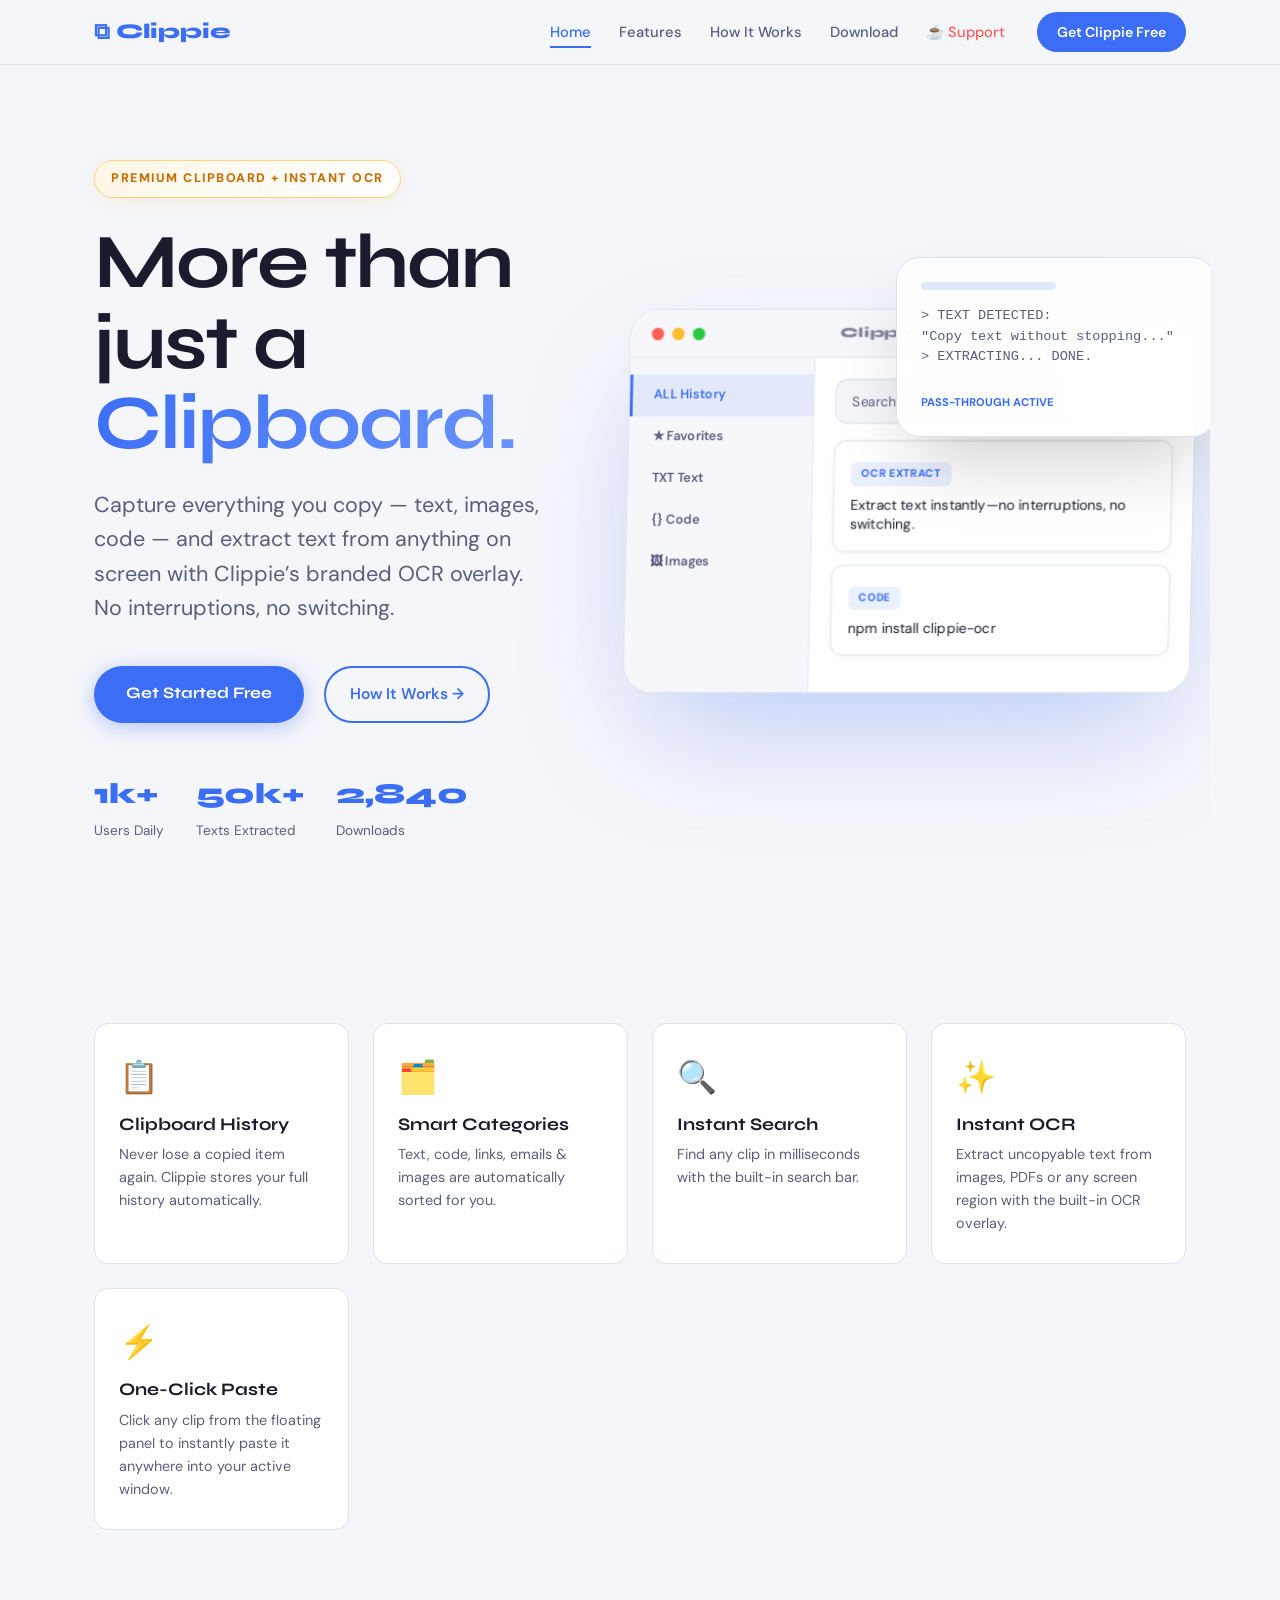
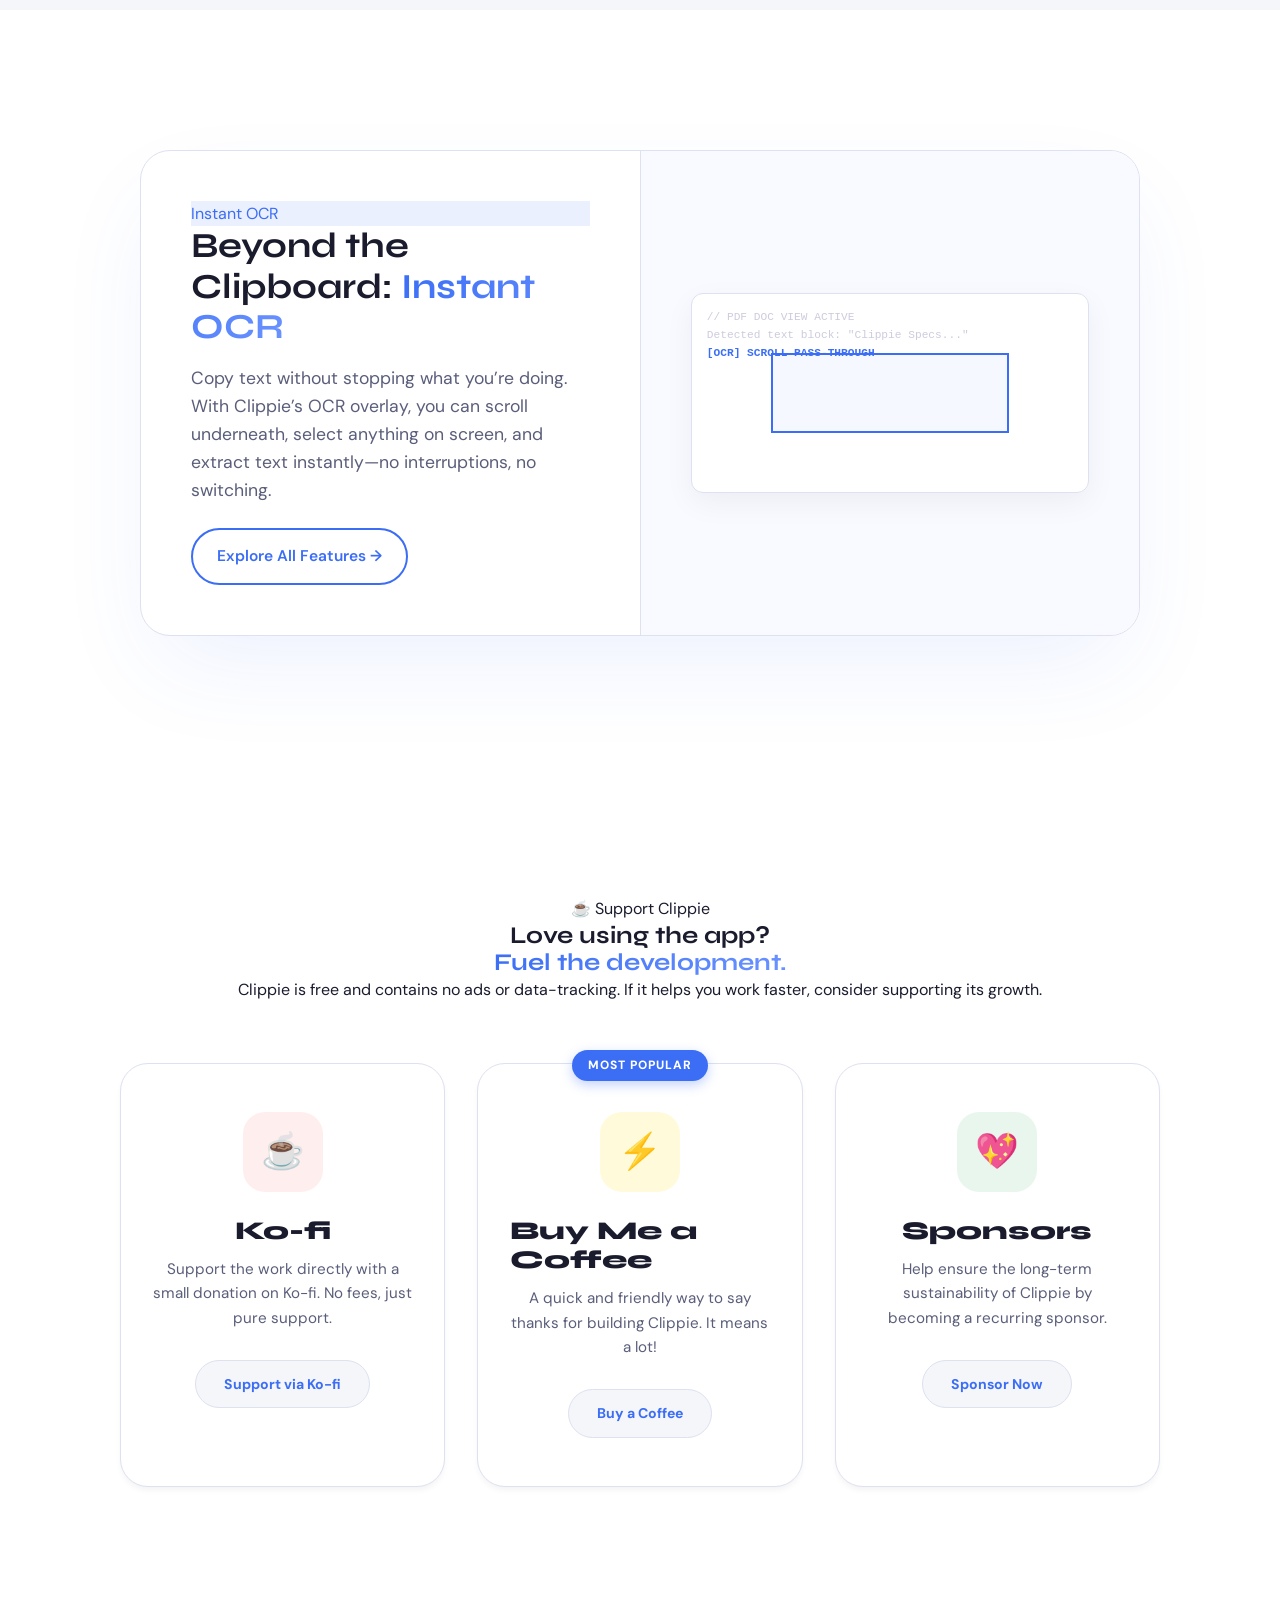
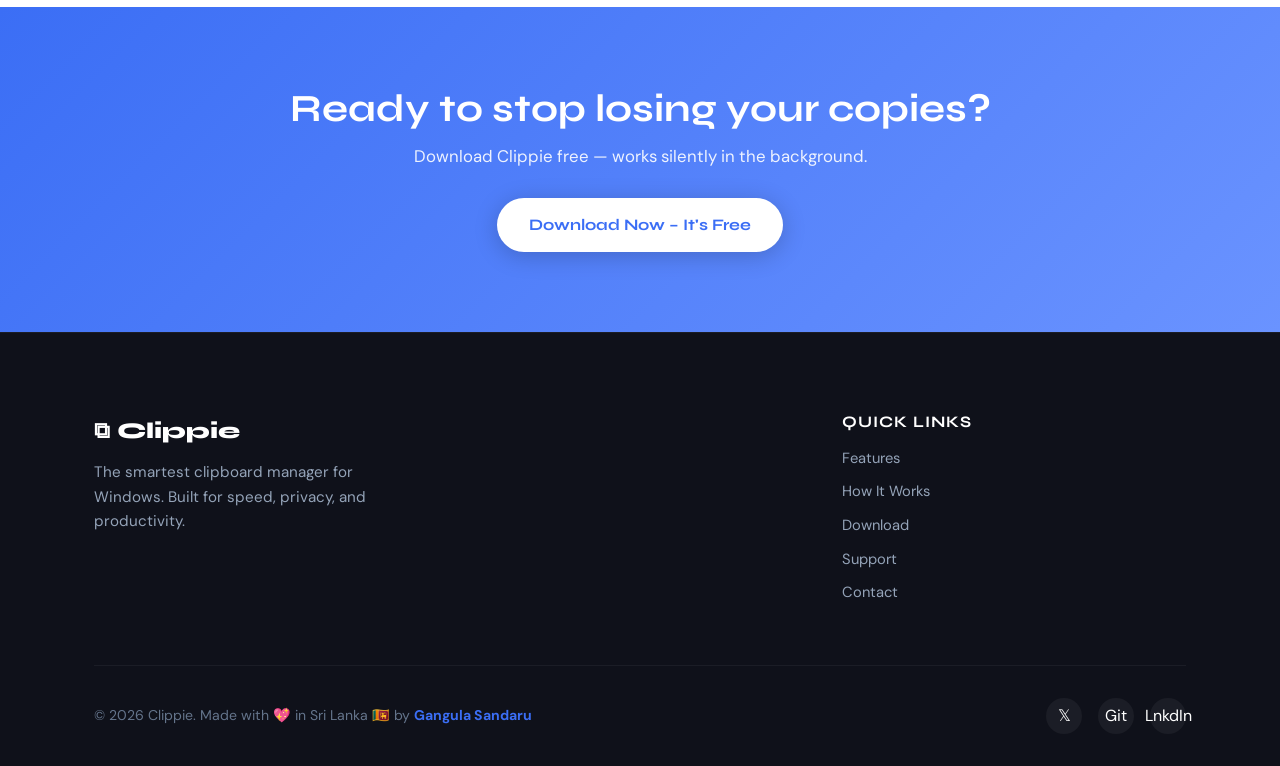
<file: index.html>
<!DOCTYPE html>
<html lang="en">

<head>
  <meta charset="UTF-8" />
  <meta name="viewport" content="width=device-width, initial-scale=1.0" />
  <meta name="theme-color" content="#3b6ef5" />
  <meta name="description"
    content="Clippie – The smartest clipboard manager for Windows. Capture, organize, and search your clipboard history instantly. Free, fast, and local." />
  <meta name="keywords"
    content="clipboard manager, windows clipboard, productivity tool, copy paste history, clippie, OCR, Optical Character Recognition" />
  <meta name="author" content="Clippie Team" />

  <!-- Open Graph / Facebook -->
  <meta property="og:type" content="website" />
  <meta property="og:site_name" content="Clippie" />
  <meta property="og:url" content="https://clippie.app/" />
  <meta property="og:title" content="Clippie – Smart Clipboard Manager for Windows" />
  <meta property="og:description"
    content="Capture everything you copy and organize it smartly. Access your entire clipboard history in seconds." />
  <meta property="og:image" content="screenshots/og-image.png" />

  <!-- Twitter -->
  <meta property="twitter:card" content="summary_large_image" />
  <meta property="twitter:url" content="https://clippie.app/" />
  <meta property="twitter:title" content="Clippie – Smart Clipboard Manager for Windows" />
  <meta property="twitter:description"
    content="Capture everything you copy and organize it smartly. Access your entire clipboard history in seconds." />
  <meta property="twitter:image" content="screenshots/og-image.png" />

  <title>Clippie – Your Smart Clipboard, Supercharged.</title>

  <link rel="preconnect" href="https://fonts.googleapis.com">
  <link rel="preconnect" href="https://fonts.gstatic.com" crossorigin>
  <link rel="stylesheet" href="style.css" />
  <link
    href="https://fonts.googleapis.com/css2?family=Syne:wght@400;600;700;800&family=DM+Sans:wght@300;400;500&display=swap"
    rel="stylesheet" />

  <link rel="icon" type="image/svg+xml" href="logo.svg" />

  <!-- Structured Data for SEO -->
  <script type="application/ld+json">
    {
      "@context": "https://schema.org",
      "@type": "SoftwareApplication",
      "name": "Clippie",
      "operatingSystem": "Windows 10, Windows 11",
      "applicationCategory": "ProductivityApplication",
      "offers": {
        "@type": "Offer",
        "price": "0",
        "priceCurrency": "USD"
      },
      "aggregateRating": {
        "@type": "AggregateRating",
        "ratingValue": "4.9",
        "ratingCount": "1042"
      }
    }
  </script>
</head>

<body>

  <nav class="navbar" role="navigation" aria-label="Main Navigation">
    <div class="nav-inner">
      <a href="index.html" class="logo">
        <span class="logo-icon">⧉</span> Clippie
      </a>
      <ul class="nav-links">
        <li><a href="index.html" class="active">Home</a></li>
        <li><a href="features.html">Features</a></li>
        <li><a href="how-it-works.html">How It Works</a></li>
        <li><a href="download.html">Download</a></li>
        <li><a href="support.html" class="nav-highlight">☕ Support</a></li>
      </ul>
      <a href="download.html" class="btn-nav">Get Clippie Free</a>
      <button class="burger" id="burger" aria-label="Toggle mobile menu" aria-expanded="false">&#9776;</button>
    </div>
    <div class="mobile-menu" id="mobileMenu">
      <a href="index.html">Home</a>
      <a href="features.html">Features</a>
      <a href="how-it-works.html">How It Works</a>
      <a href="download.html">Download</a>
      <a href="support.html">Support</a>
    </div>
  </nav>

  <section class="hero">
    <div class="container">
      <div class="hero-content fade-up">
        <div class="hero-showcase-label">Premium Clipboard + Instant OCR</div>
        <h1>More than just a<br><span class="gradient-text">Clipboard.</span></h1>
        <p class="hero-sub">Capture everything you copy — text, images, code — and extract text from anything on screen
          with Clippie’s branded OCR overlay. No interruptions, no switching.</p>
        <div class="hero-cta">
          <a href="https://github.com/Gangula-Sandaru/clippie/releases/latest" class="btn-primary latest-dl-link">Get
            Started Free</a>
          <a href="how-it-works.html" class="btn-ghost" aria-label="Learn how Clippie works">How It Works →</a>
        </div>
        <div class="hero-stats">
          <div class="stat"><strong id="userCount">1k+</strong><span>Users Daily</span></div>
          <div class="stat"><strong id="ocrCount">50k+</strong><span>Texts Extracted</span></div>
          <div class="stat"><strong id="indexDlCount">0</strong><span>Downloads</span></div>
        </div>
      </div>
      <div class="hero-visual fade-up delay1">
        <div class="ocr-peek">
          <div class="ocr-peek-bar"></div>
          <div class="ocr-peek-text">
            &gt; TEXT DETECTED:<br>
            "Copy text without stopping..."<br>
            &gt; EXTRACTING... DONE.
          </div>
          <div style="margin-top:auto; font-size:0.7rem; color:var(--blue); font-weight:800;">PASS-THROUGH ACTIVE</div>
        </div>
        <div class="app-mockup">
          <div class="mockup-bar">
            <span class="dot red"></span><span class="dot yellow"></span><span class="dot green"></span>
            <span class="mockup-title">Clippie Dashboard</span>
          </div>
          <div class="mockup-body">
            <div class="mockup-sidebar">
              <div class="ms-item active">ALL History</div>
              <div class="ms-item">★ Favorites</div>
              <div class="ms-item">TXT Text</div>
              <div class="ms-item">{} Code</div>
              <div class="ms-item">🖼 Images</div>
            </div>
            <div class="mockup-main">
              <div class="mockup-search">Search history or OCR capture…</div>
              <div class="clip-card animate-in">
                <span class="clip-tag">OCR EXTRACT</span>
                <p>Extract text instantly—no interruptions, no switching.</p>
              </div>
              <div class="clip-card animate-in delay1">
                <span class="clip-tag">CODE</span>
                <p>npm install clippie-ocr</p>
              </div>
            </div>
          </div>
        </div>
      </div>
    </div>
  </section>

  <section class="quick-features">
    <div class="container">
      <div class="qf-grid">
        <article class="qf-item fade-up">
          <div class="qf-icon" role="img" aria-label="Clipboard icon">📋</div>
          <h3>Clipboard History</h3>
          <p>Never lose a copied item again. Clippie stores your full history automatically.</p>
        </article>
        <article class="qf-item fade-up">
          <div class="qf-icon" role="img" aria-label="Folders icon">🗂️</div>
          <h3>Smart Categories</h3>
          <p>Text, code, links, emails & images are automatically sorted for you.</p>
        </article>
        <article class="qf-item fade-up">
          <div class="qf-icon" role="img" aria-label="Search icon">🔍</div>
          <h3>Instant Search</h3>
          <p>Find any clip in milliseconds with the built-in search bar.</p>
        </article>
        <article class="qf-item fade-up">
          <div class="qf-icon" role="img" aria-label="OCR icon">✨</div>
          <h3>Instant OCR</h3>
          <p>Extract uncopyable text from images, PDFs or any screen region with the built-in OCR overlay.</p>
        </article>
        <article class="qf-item fade-up">
          <div class="qf-icon" role="img" aria-label="Bolt icon">⚡</div>
          <h3>One-Click Paste</h3>
          <p>Click any clip from the floating panel to instantly paste it anywhere into your active window.</p>
        </article>

      </div>
    </div>
  </section>

  <section class="ocr-section-simple" style="padding: 80px 0; background: #fff;">
    <div class="container">
      <div class="ocr-simple-card fade-up">
        <div class="ocr-simple-content">
          <div class="branding-tag" style="background: rgba(59,110,245,0.1); color: var(--blue);">Instant OCR</div>
          <h3>Beyond the Clipboard: <span class="gradient-text">Instant OCR</span></h3>
          <p>Copy text without stopping what you’re doing. With Clippie’s OCR overlay, you can scroll underneath, select
            anything on screen, and extract text instantly—no interruptions, no switching.</p>
          <a href="features.html" class="btn-ghost">Explore All Features →</a>
        </div>
        <div class="ocr-simple-visual">
          <div class="ocr-mini-mockup">
            <p>// PDF DOC VIEW ACTIVE</p>
            <p>Detected text block: "Clippie Specs..."</p>
            <p style="color: var(--blue); font-weight: 700;">[OCR] SCROLL PASS-THROUGH</p>
            <div class="ocr-mini-lens"></div>
          </div>
        </div>
      </div>
    </div>
  </section>

  <section id="support" class="support-section">
    <div class="container fade-up">
      <div class="support-header">
        <div class="badge">☕ Support Clippie</div>
        <h2>Love using the app? <br><span class="gradient-text">Fuel the development.</span></h2>
        <p>Clippie is free and contains no ads or data-tracking. If it helps you work faster, consider supporting its
          growth.</p>
      </div>

      <div class="donation-grid">
        <a href="https://ko-fi.com/Gangula-Sandaru" target="_blank" rel="noopener" class="donation-card kofi">
          <div class="donation-icon-wrapper">☕</div>
          <h3>Ko-fi</h3>
          <p>Support the work directly with a small donation on Ko-fi. No fees, just pure support.</p>
          <span class="donation-btn">Support via Ko-fi</span>
        </a>

        <a href="https://buymeacoffee.com/Gangula-Sandaru" target="_blank" rel="noopener" class="donation-card bmc">
          <div class="popular-tag">Most Popular</div>
          <div class="donation-icon-wrapper">⚡</div>
          <h3>Buy Me a Coffee</h3>
          <p>A quick and friendly way to say thanks for building Clippie. It means a lot!</p>
          <span class="donation-btn">Buy a Coffee</span>
        </a>

        <a href="https://github.com/sponsors/Gangula-Sandaru" target="_blank" rel="noopener"
          class="donation-card github">
          <div class="donation-icon-wrapper">💖</div>
          <h3>Sponsors</h3>
          <p>Help ensure the long-term sustainability of Clippie by becoming a recurring sponsor.</p>
          <span class="donation-btn">Sponsor Now</span>
        </a>
      </div>
    </div>
  </section>

  <section class="cta-band">
    <div class="container">
      <h2>Ready to stop losing your copies?</h2>
      <p>Download Clippie free — works silently in the background.</p>
      <a href="https://github.com/Gangula-Sandaru/clippie/releases/latest" class="btn-primary latest-dl-link">Download
        Now – It's Free</a>
    </div>
  </section>

  <footer class="footer">
    <div class="container">
      <div class="footer-inner" style="grid-template-columns: 2fr 1fr;">
        <div class="footer-brand">
          <span class="logo">⧉ Clippie</span>
          <p>The smartest clipboard manager for Windows. Built for speed, privacy, and productivity.</p>
        </div>

        <div class="footer-links-col">
          <h4>Quick Links</h4>
          <nav class="footer-nav" aria-label="Footer Navigation">
            <a href="features.html">Features</a>
            <a href="how-it-works.html">How It Works</a>
            <a href="download.html">Download</a>
            <a href="support.html">Support</a>
            <a href="contact.html">Contact</a>
          </nav>
        </div>
      </div>

      <div class="footer-bottom">
        <p class="footer-copy">© 2026 Clippie. Made with 💖 in Sri Lanka 🇱🇰 by <a href="creator.html"
            style="color: var(--blue); font-weight: 700;">Gangula Sandaru</a></p>
        <div class="social-links">
          <a href="https://twitter.com/GangulaSandaru" target="_blank" rel="noopener" class="social-link"
            aria-label="Twitter">𝕏</a>
          <a href="https://github.com/Gangula-Sandaru" target="_blank" rel="noopener" class="social-link"
            aria-label="GitHub">Git</a>
          <a href="https://linkedin.com/in/gangula-sandaru" target="_blank" rel="noopener" class="social-link"
            aria-label="LinkedIn">LnkdIn</a>
        </div>
      </div>
    </div>
  </footer>

  <script src="main.js"></script>
</body>

</html>
</file>
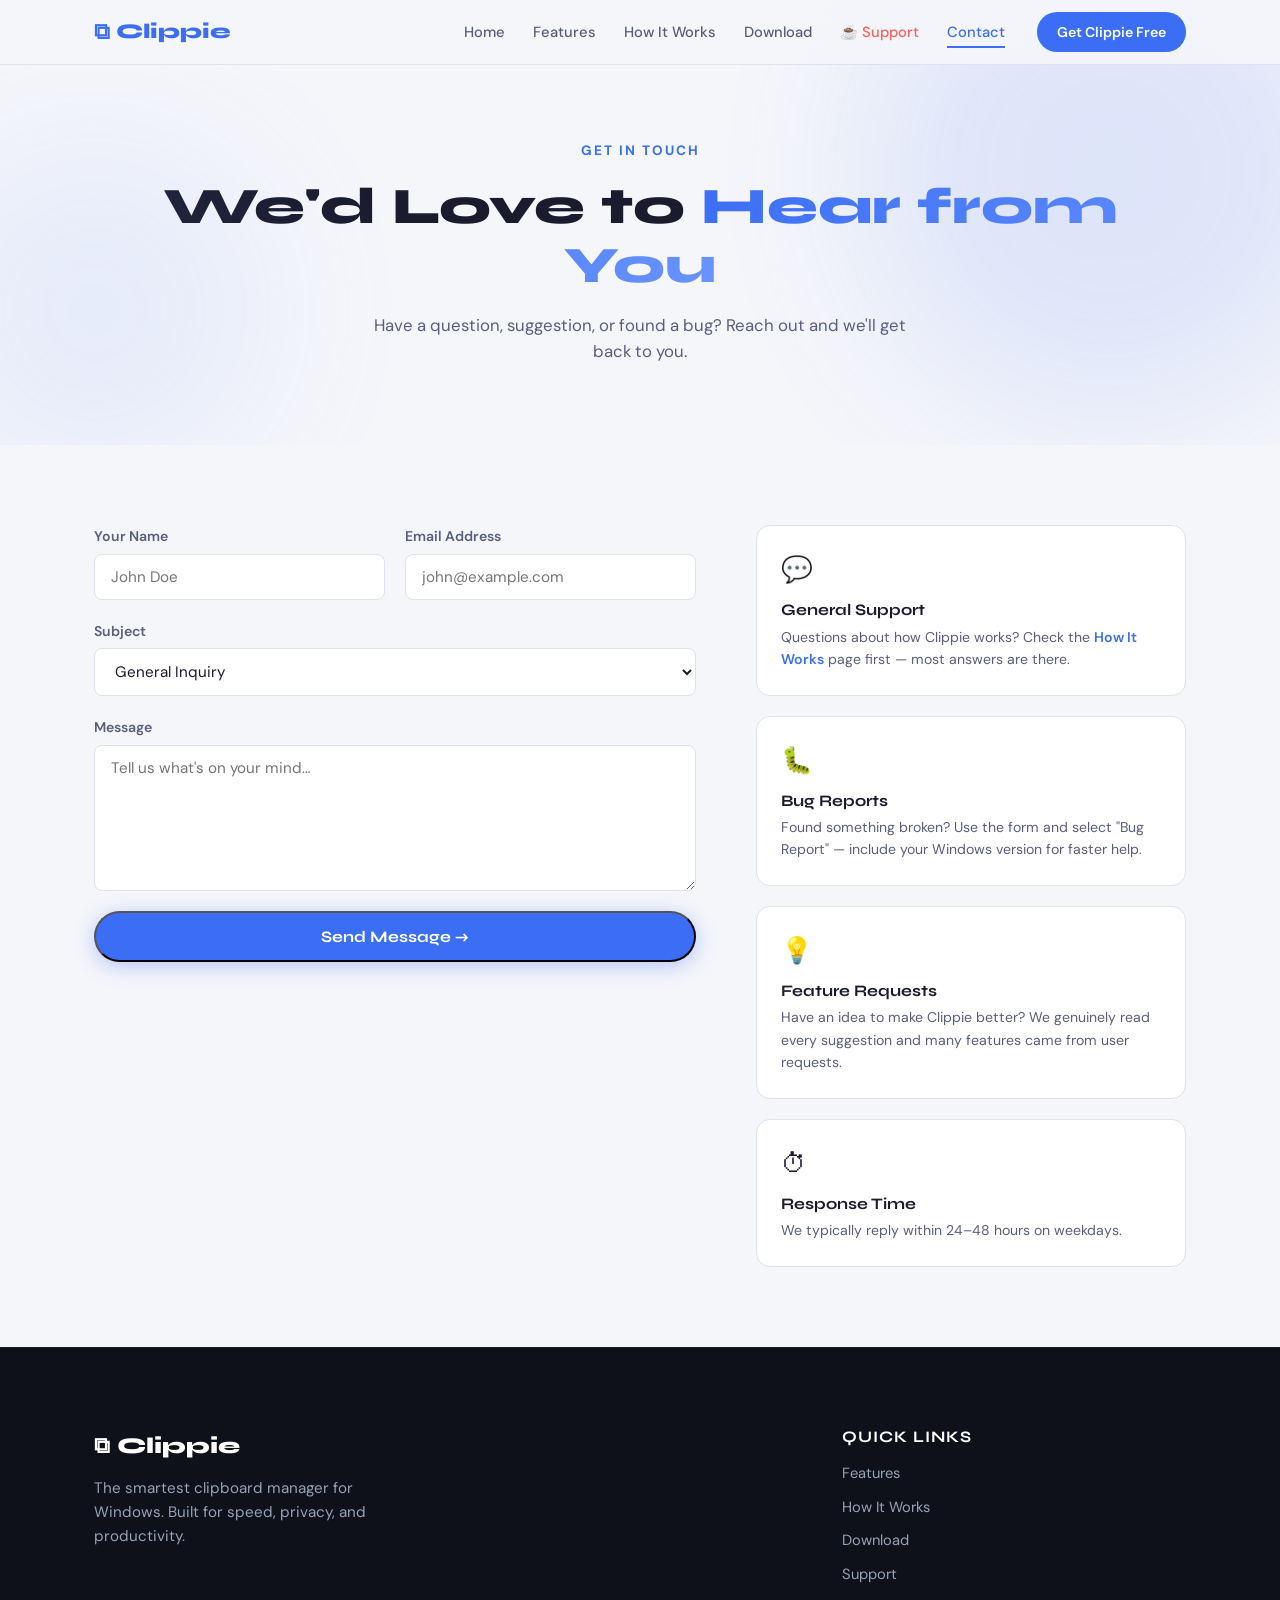
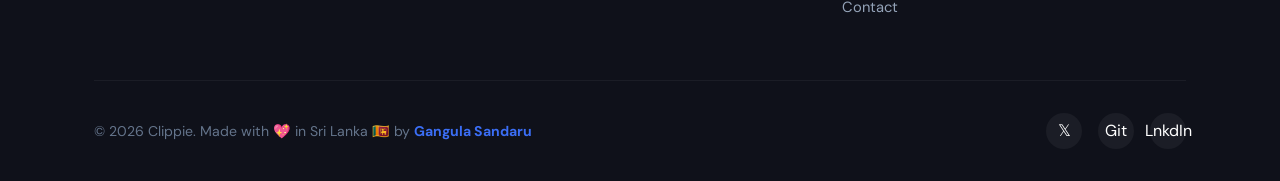
<file: contact.html>
<!DOCTYPE html>
<html lang="en">
<head>
  <meta charset="UTF-8" />
  <meta name="viewport" content="width=device-width, initial-scale=1.0" />
  <meta name="theme-color" content="#3b6ef5" />
  <meta name="description"
    content="Have questions or feedback? Contact the Clippie support team for assistance, bug reports, and feature requests. We're here to improve your workflow." />
  <meta name="keywords"
    content="contact clippie, clippie support, clipboard app feedback, report bug clippie" />
  <meta name="author" content="Clippie Team" />

  <!-- Open Graph -->
  <meta property="og:type" content="website" />
  <meta property="og:site_name" content="Clippie" />
  <meta property="og:url" content="https://clippie.app/contact" />
  <meta property="og:title" content="Contact Us – Clippie | Support & Feedback" />
  <meta property="og:description"
    content="We value your input. Reach out to us for any help or to share your ideas for Clippie." />
  <meta property="og:image" content="screenshots/og-image.png" />

  <title>Contact Us – Clippie | Support & Feedback</title>

  <link rel="preconnect" href="https://fonts.googleapis.com">
  <link rel="preconnect" href="https://fonts.gstatic.com" crossorigin>
  <link rel="stylesheet" href="style.css" />
  <link
    href="https://fonts.googleapis.com/css2?family=Syne:wght@400;600;700;800&family=DM+Sans:wght@300;400;500&display=swap"
    rel="stylesheet" />
</head>
<body>

<nav class="navbar">
  <div class="nav-inner">
    <a href="index.html" class="logo"><span class="logo-icon">⧉</span> Clippie</a>
    <ul class="nav-links">
      <li><a href="index.html">Home</a></li>
      <li><a href="features.html">Features</a></li>
      <li><a href="how-it-works.html">How It Works</a></li>
      <li><a href="download.html">Download</a></li>
      <li><a href="support.html" class="nav-highlight">☕ Support</a></li>
      <li><a href="contact.html" class="active">Contact</a></li>
    </ul>
    <a href="download.html" class="btn-nav">Get Clippie Free</a>
    <button class="burger" id="burger" aria-label="Toggle mobile menu" aria-expanded="false">&#9776;</button>
  </div>
  <div class="mobile-menu" id="mobileMenu">
    <a href="index.html">Home</a>
    <a href="features.html">Features</a>
    <a href="how-it-works.html">How It Works</a>
    <a href="download.html">Download</a>
    <a href="support.html">Support</a>
    <a href="contact.html">Contact</a>
  </div>
</nav>

<section class="page-hero">
  <div class="orb orb1"></div>
  <div class="orb orb2"></div>
  <div class="container">
    <p class="page-label">Get in Touch</p>
    <h1>We'd Love to <span class="gradient-text">Hear from You</span></h1>
    <p class="page-sub">Have a question, suggestion, or found a bug? Reach out and we'll get back to you.</p>
  </div>
</section>

<section class="contact-section">
  <div class="container">
    <div class="contact-layout">

      <!-- FORM -->
      <div class="contact-form-wrap fade-up">
        <form class="contact-form" id="contactForm">
          <div class="form-row">
            <div class="form-group">
              <label>Your Name</label>
              <input type="text" placeholder="John Doe" required />
            </div>
            <div class="form-group">
              <label>Email Address</label>
              <input type="email" placeholder="john@example.com" required />
            </div>
          </div>
          <div class="form-group">
            <label>Subject</label>
            <select>
              <option>General Inquiry</option>
              <option>Bug Report</option>
              <option>Feature Request</option>
              <option>Other</option>
            </select>
          </div>
          <div class="form-group">
            <label>Message</label>
            <textarea rows="6" placeholder="Tell us what's on your mind…" required></textarea>
          </div>
          <button type="submit" class="btn-primary full-width">Send Message →</button>
          <div class="form-success" id="formSuccess">✓ Message sent! We'll reply soon.</div>
        </form>
      </div>

      <!-- INFO -->
      <div class="contact-info fade-up">
        <div class="ci-card">
          <div class="ci-icon">💬</div>
          <h3>General Support</h3>
          <p>Questions about how Clippie works? Check the <a href="how-it-works.html">How It Works</a> page first — most answers are there.</p>
        </div>
        <div class="ci-card">
          <div class="ci-icon">🐛</div>
          <h3>Bug Reports</h3>
          <p>Found something broken? Use the form and select "Bug Report" — include your Windows version for faster help.</p>
        </div>
        <div class="ci-card">
          <div class="ci-icon">💡</div>
          <h3>Feature Requests</h3>
          <p>Have an idea to make Clippie better? We genuinely read every suggestion and many features came from user requests.</p>
        </div>
        <div class="ci-card">
          <div class="ci-icon">⏱</div>
          <h3>Response Time</h3>
          <p>We typically reply within 24–48 hours on weekdays.</p>
        </div>
      </div>

    </div>
  </div>
</section>

<footer class="footer">
  <div class="container">
    <div class="footer-inner" style="grid-template-columns: 2fr 1fr;">
      <div class="footer-brand">
        <span class="logo">⧉ Clippie</span>
        <p>The smartest clipboard manager for Windows. Built for speed, privacy, and productivity.</p>
      </div>
      
      <div class="footer-links-col">
        <h4>Quick Links</h4>
        <nav class="footer-nav">
          <a href="features.html">Features</a>
          <a href="how-it-works.html">How It Works</a>
          <a href="download.html">Download</a>
          <a href="support.html">Support</a>
          <a href="contact.html">Contact</a>
        </nav>
      </div>
    </div>

    <div class="footer-bottom">
      <p class="footer-copy">© 2026 Clippie. Made with 💖 in Sri Lanka 🇱🇰 by <a href="creator.html" style="color: var(--blue); font-weight: 700;">Gangula Sandaru</a></p>
      <div class="social-links">
        <a href="#" class="social-link" aria-label="Twitter">𝕏</a>
        <a href="https://github.com/Gangula-Sandaru" class="social-link" aria-label="GitHub">Git</a>
        <a href="https://linkedin.com/in/gangula-sandaru" class="social-link" aria-label="LinkedIn">LnkdIn</a>
      </div>
    </div>
  </div>
</footer>

<script src="main.js"></script>
<script>
  document.getElementById('contactForm').addEventListener('submit', function(e){
    e.preventDefault();
    document.getElementById('formSuccess').style.display = 'block';
    this.reset();
    setTimeout(()=>{ document.getElementById('formSuccess').style.display='none'; }, 4000);
  });
</script>
</body>
</html>
</file>
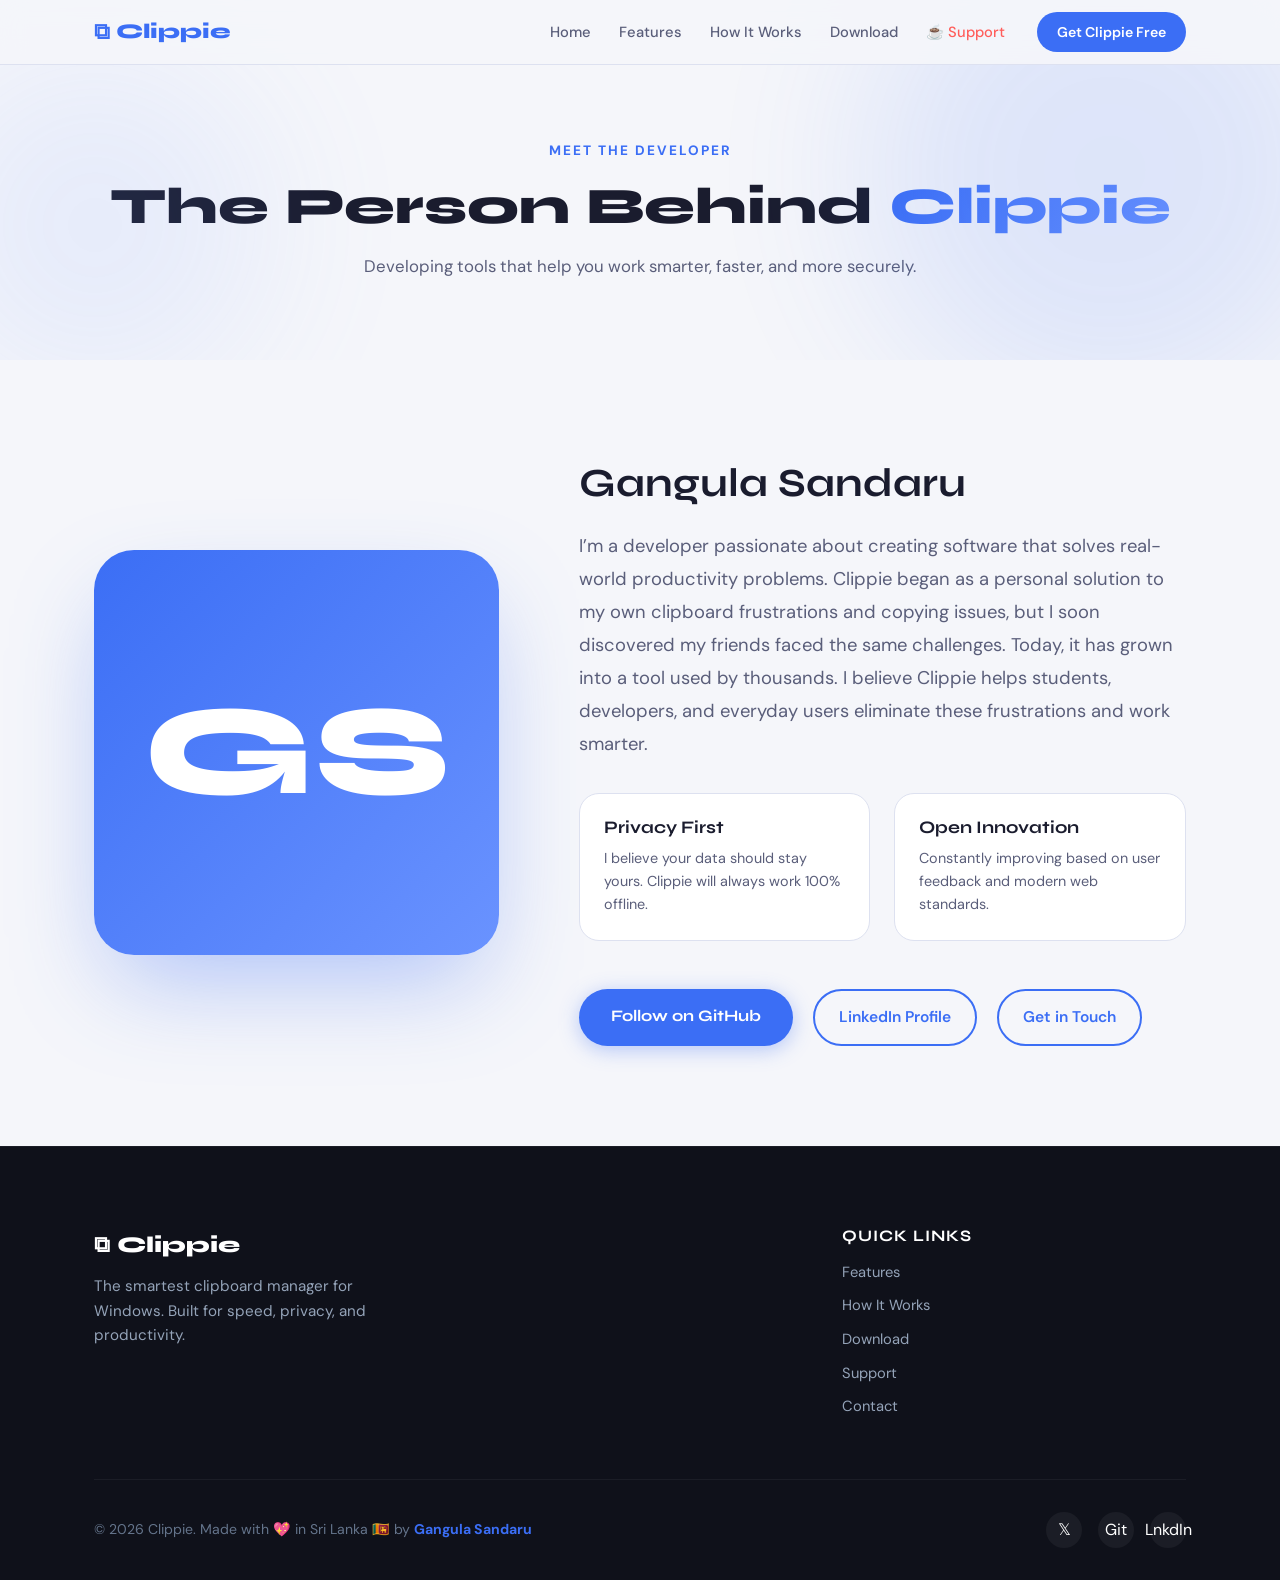
<file: creator.html>
<!DOCTYPE html>
<html lang="en">

<head>
  <meta charset="UTF-8" />
  <meta name="viewport" content="width=device-width, initial-scale=1.0" />
  <meta name="theme-color" content="#3b6ef5" />
  <meta name="description"
    content="Meet Gangula Sandaru, the creator of Clippie. Discover the story and mission behind the smartest clipboard manager for Windows." />
  <meta name="keywords"
    content="Gangula Sandaru, Clippie creator, clipboard manager developer, Sri Lankan software creator" />
  <meta name="author" content="Gangula Sandaru" />

  <!-- Open Graph -->
  <meta property="og:type" content="profile" />
  <meta property="og:site_name" content="Clippie" />
  <meta property="og:url" content="https://clippie.app/creator" />
  <meta property="og:title" content="Meet the Creator – Gangula Sandaru | Clippie App" />
  <meta property="og:description"
    content="Learn about the vision that brought Clippie to life and its mission to simplify your digital life." />
  <meta property="og:image" content="screenshots/og-image.png" />

  <title>Meet the Creator – Gangula Sandaru | Clippie App</title>

  <link rel="preconnect" href="https://fonts.googleapis.com">
  <link rel="preconnect" href="https://fonts.gstatic.com" crossorigin>
  <link rel="stylesheet" href="style.css" />
  <link
    href="https://fonts.googleapis.com/css2?family=Syne:wght@400;600;700;800&family=DM+Sans:wght@300;400;500&display=swap"
    rel="stylesheet" />
</head>

<body>

  <nav class="navbar">
    <div class="nav-inner">
      <a href="index.html" class="logo"><span class="logo-icon">⧉</span> Clippie</a>
      <ul class="nav-links">
        <li><a href="index.html">Home</a></li>
        <li><a href="features.html">Features</a></li>
        <li><a href="how-it-works.html">How It Works</a></li>
        <li><a href="download.html">Download</a></li>
        <li><a href="support.html" class="nav-highlight">☕ Support</a></li>
      </ul>
      <a href="download.html" class="btn-nav">Get Clippie Free</a>
      <button class="burger" id="burger" aria-label="Toggle mobile menu" aria-expanded="false">&#9776;</button>
    </div>
    <div class="mobile-menu" id="mobileMenu">
      <a href="index.html">Home</a>
      <a href="features.html">Features</a>
      <a href="how-it-works.html">How It Works</a>
      <a href="download.html">Download</a>
      <a href="support.html">Support</a>
    </div>
  </nav>

  <section class="page-hero">
    <div class="orb orb1"></div>
    <div class="orb orb2"></div>
    <div class="container">
      <p class="page-label">Meet the Developer</p>
      <h1>The Person Behind <span class="gradient-text">Clippie</span></h1>
      <p class="page-sub">Developing tools that help you work smarter, faster, and more securely.</p>
    </div>
  </section>

  <section class="creator-profile-section" style="padding: 100px 0;">
    <div class="container">
      <div style="display: grid; grid-template-columns: 1fr 1.5fr; gap: 80px; align-items: center;">
        <div class="fade-up">
          <div
            style="width: 100%; aspect-ratio: 1/1; border-radius: 40px; background: linear-gradient(135deg, var(--blue), var(--blue-light)); display: flex; align-items: center; justify-content: center; color: #fff; font-family: 'Syne', sans-serif; font-size: 8rem; font-weight: 800; box-shadow: 0 40px 100px -20px rgba(59,110,245,0.4);">
            GS
          </div>
        </div>
        <div class="fade-up">
          <h2 style="font-family: 'Syne', sans-serif; font-size: 2.5rem; margin-bottom: 24px;">Gangula Sandaru</h2>
          <p style="font-size: 1.15rem; color: var(--text2); line-height: 1.8; margin-bottom: 32px;">
            I’m a developer passionate about creating software that solves real-world productivity problems. Clippie
            began as a personal solution to my own clipboard frustrations and copying issues, but I soon discovered my
            friends faced the same challenges. Today, it has grown into a tool used by thousands. I believe Clippie
            helps students, developers, and everyday users eliminate these frustrations and work smarter.
          </p>
          <div style="display: grid; grid-template-columns: 1fr 1fr; gap: 24px;">
            <div style="background: var(--card); padding: 24px; border-radius: 20px; border: 1px solid var(--border);">
              <h3 style="font-size: 1.1rem; margin-bottom: 8px;">Privacy First</h3>
              <p style="font-size: 0.9rem; color: var(--text2);">I believe your data should stay yours. Clippie will
                always work 100% offline.</p>
            </div>
            <div style="background: var(--card); padding: 24px; border-radius: 20px; border: 1px solid var(--border);">
              <h3 style="font-size: 1.1rem; margin-bottom: 8px;">Open Innovation</h3>
              <p style="font-size: 0.9rem; color: var(--text2);">Constantly improving based on user feedback and modern
                web standards.</p>
            </div>
          </div>
          <div style="margin-top: 48px; display: flex; gap: 20px; flex-wrap: wrap;">
            <a href="https://github.com/Gangula-Sandaru" target="_blank" class="btn-primary">Follow on GitHub</a>
            <a href="https://linkedin.com/in/gangula-sandaru" target="_blank" class="btn-ghost">LinkedIn Profile</a>
            <a href="contact.html" class="btn-ghost">Get in Touch</a>
          </div>
        </div>
      </div>
    </div>
  </section>

  <footer class="footer">
    <div class="container">
      <div class="footer-inner" style="grid-template-columns: 2fr 1fr;">
        <div class="footer-brand">
          <span class="logo">⧉ Clippie</span>
          <p>The smartest clipboard manager for Windows. Built for speed, privacy, and productivity.</p>
        </div>

        <div class="footer-links-col">
          <h4>Quick Links</h4>
          <nav class="footer-nav">
            <a href="features.html">Features</a>
            <a href="how-it-works.html">How It Works</a>
            <a href="download.html">Download</a>
            <a href="support.html">Support</a>
            <a href="contact.html">Contact</a>
          </nav>
        </div>
      </div>

      <div class="footer-bottom">
        <p class="footer-copy">© 2026 Clippie. Made with 💖 in Sri Lanka 🇱🇰 by <a href="creator.html"
            style="color: var(--blue); font-weight: 700;">Gangula Sandaru</a></p>
        <div class="social-links">
          <a href="#" class="social-link" aria-label="Twitter">𝕏</a>
          <a href="https://github.com/Gangula-Sandaru" class="social-link" aria-label="GitHub">Git</a>
          <a href="https://linkedin.com/in/gangula-sandaru" class="social-link" aria-label="LinkedIn">LnkdIn</a>
        </div>
      </div>
    </div>
  </footer>

  <script src="main.js"></script>
</body>

</html>
</file>
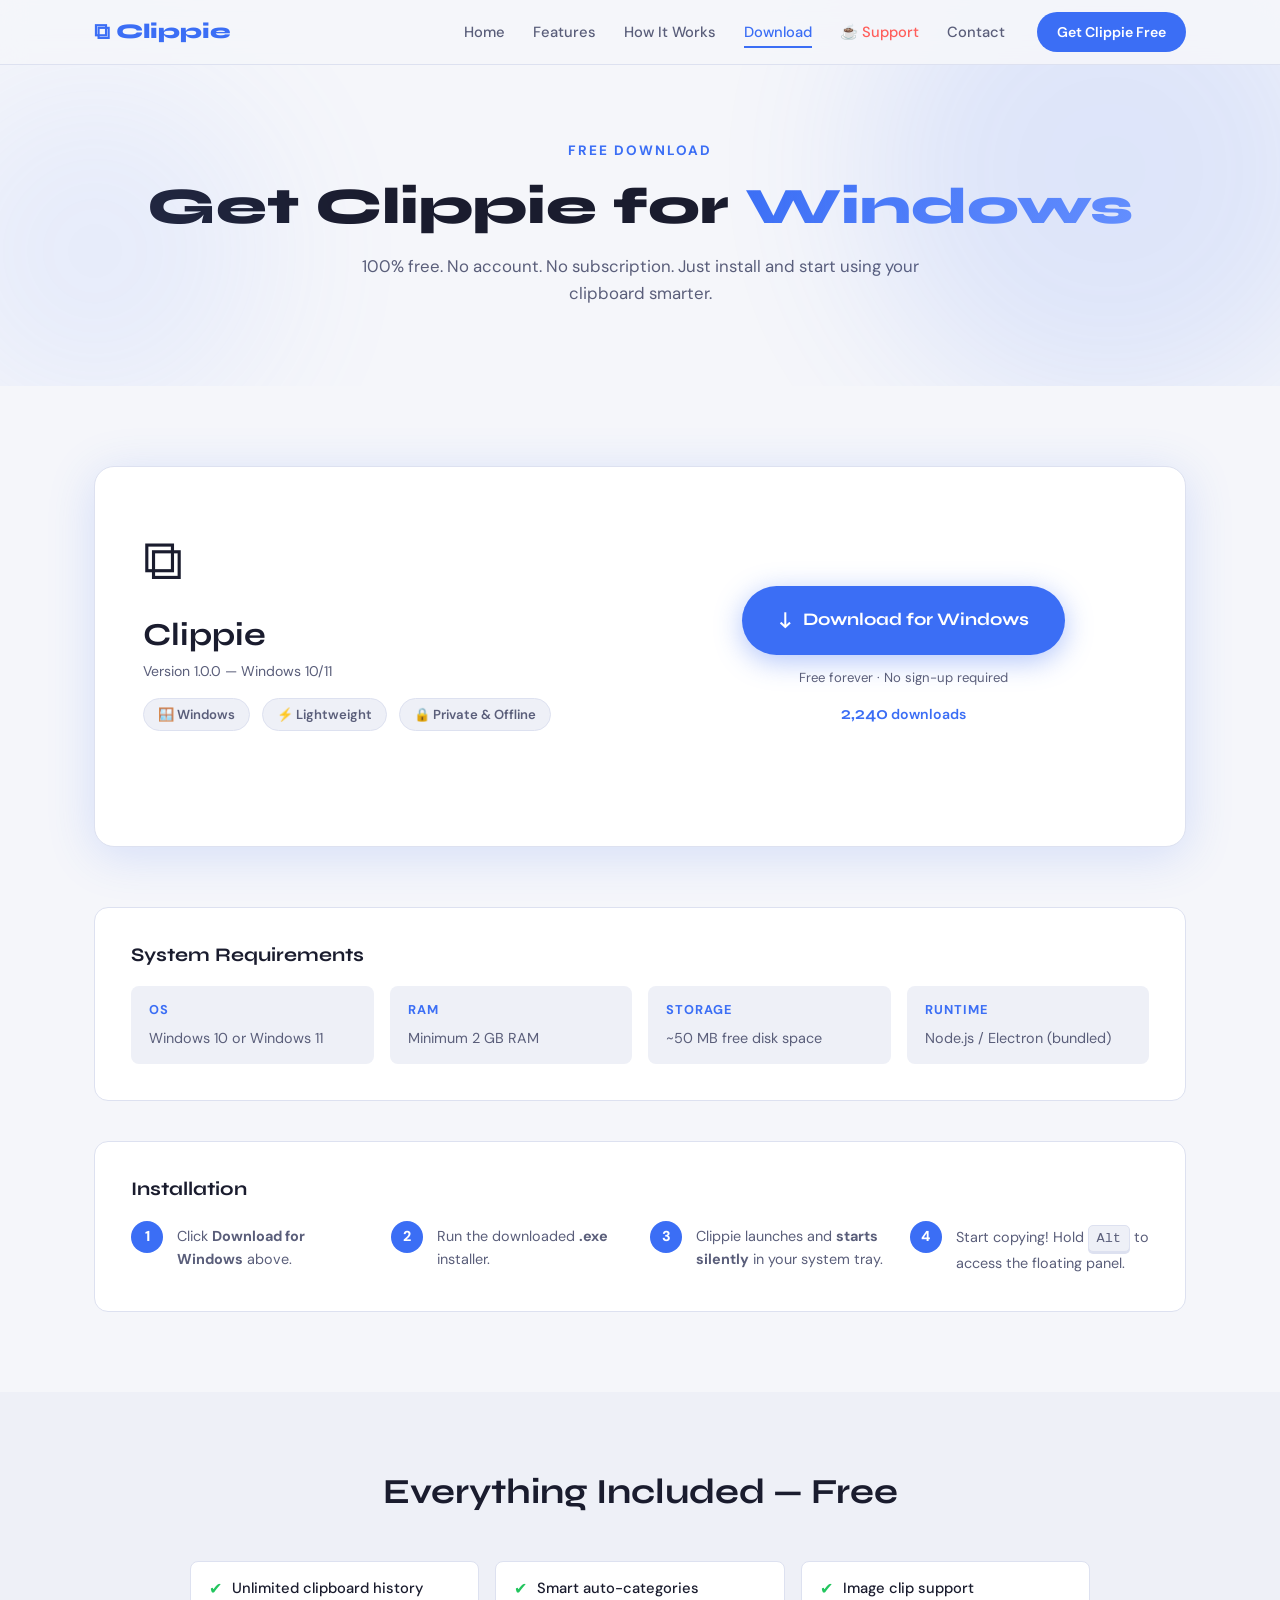
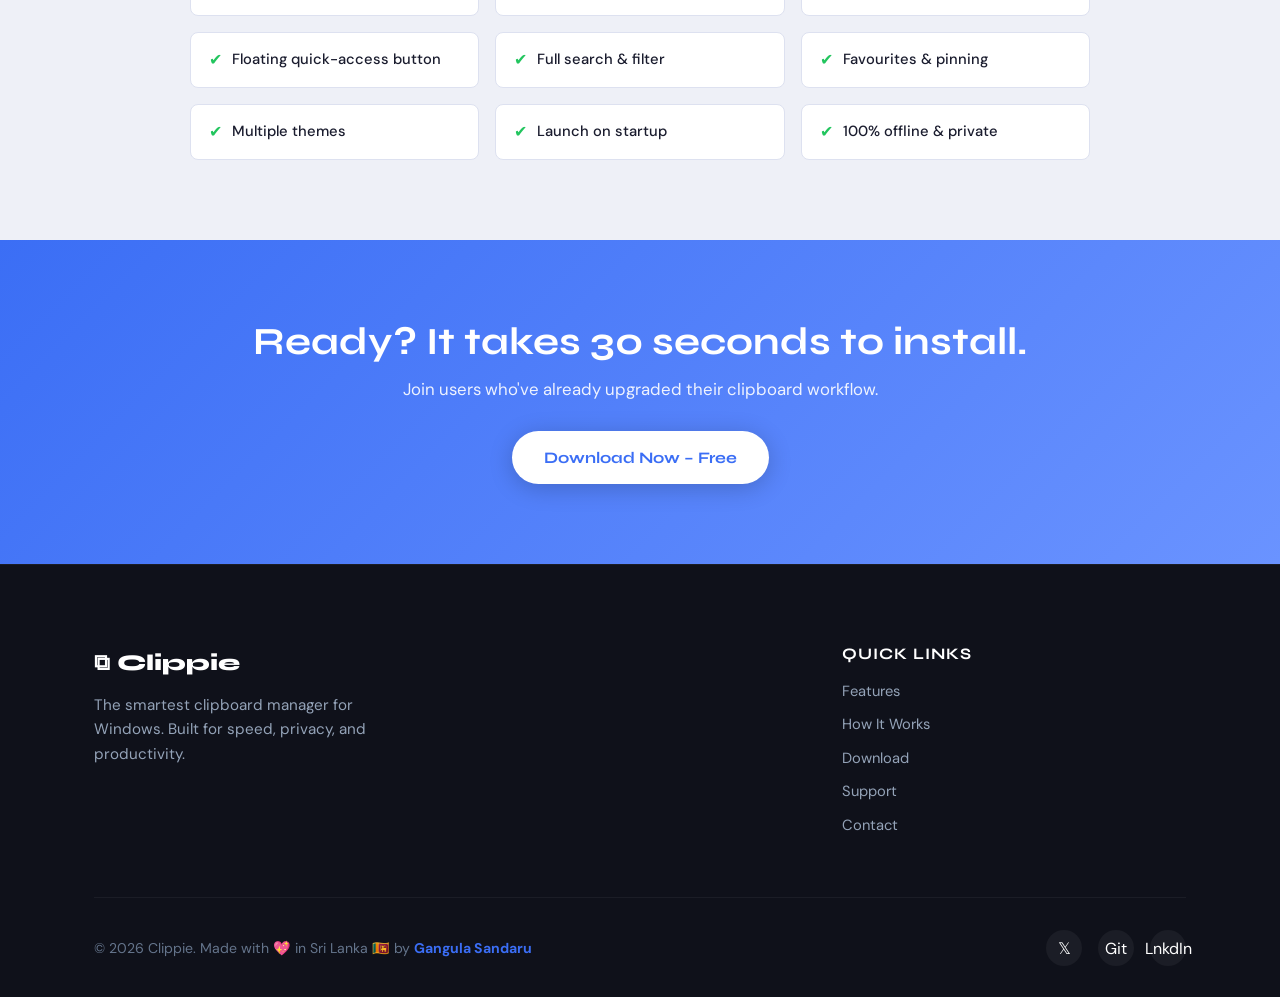
<file: download.html>
<!DOCTYPE html>
<html lang="en">
<head>
  <meta charset="UTF-8" />
  <meta name="viewport" content="width=device-width, initial-scale=1.0" />
  <meta name="theme-color" content="#3b6ef5" />
  <meta name="description"
    content="Download Clippie for Windows 10/11. Lightweight, fast, and 100% private. Supercharge your productivity with the ultimate clipboard history manager." />
  <meta name="keywords"
    content="download clipboard manager, clippie download, windows screenshot tool, copy paste sync windows, clippie exe" />
  <meta name="author" content="Clippie Team" />

  <!-- Open Graph -->
  <meta property="og:type" content="website" />
  <meta property="og:site_name" content="Clippie" />
  <meta property="og:url" content="https://clippie.app/download" />
  <meta property="og:title" content="Download Clippie – Smart Clipboard for Windows 10/11" />
  <meta property="og:description"
    content="Start your productivity journey. Download Clippie for free and never lose a copy again." />
  <meta property="og:image" content="screenshots/og-image.png" />

  <title>Download Clippie – Smart Clipboard for Windows 10/11</title>

  <link rel="preconnect" href="https://fonts.googleapis.com">
  <link rel="preconnect" href="https://fonts.gstatic.com" crossorigin>
  <link rel="stylesheet" href="style.css" />
  <link
    href="https://fonts.googleapis.com/css2?family=Syne:wght@400;600;700;800&family=DM+Sans:wght@300;400;500&display=swap"
    rel="stylesheet" />
</head>
<body>

<nav class="navbar">
  <div class="nav-inner">
    <a href="index.html" class="logo"><span class="logo-icon">⧉</span> Clippie</a>
    <ul class="nav-links">
      <li><a href="index.html">Home</a></li>
      <li><a href="features.html">Features</a></li>
      <li><a href="how-it-works.html">How It Works</a></li>
      <li><a href="download.html" class="active">Download</a></li>
      <li><a href="support.html" class="nav-highlight">☕ Support</a></li>
      <li><a href="contact.html">Contact</a></li>
    </ul>
    <a href="download.html" class="btn-nav">Get Clippie Free</a>
    <button class="burger" id="burger" aria-label="Toggle mobile menu" aria-expanded="false">&#9776;</button>
  </div>
  <div class="mobile-menu" id="mobileMenu">
    <a href="index.html">Home</a>
    <a href="features.html">Features</a>
    <a href="how-it-works.html">How It Works</a>
    <a href="download.html">Download</a>
    <a href="support.html">Support</a>
    <a href="contact.html">Contact</a>
  </div>
</nav>

<section class="page-hero download-hero">
  <div class="orb orb1"></div>
  <div class="orb orb2"></div>
  <div class="container">
    <p class="page-label">Free Download</p>
    <h1>Get Clippie for <span class="gradient-text">Windows</span></h1>
    <p class="page-sub">100% free. No account. No subscription. Just install and start using your clipboard smarter.</p>
  </div>
</section>

<!-- DOWNLOAD CARD -->
<section class="download-section">
  <div class="container">
    <div class="download-card fade-up">
      <div class="dl-left">
        <div class="dl-icon">⧉</div>
        <h2>Clippie</h2>
        <p class="dl-version">Version 1.0.0 — Windows 10/11</p>
        <div class="dl-meta">
          <span>🪟 Windows</span>
          <span>⚡ Lightweight</span>
          <span>🔒 Private & Offline</span>
        </div>
        <div id="fileIntegrity" style="margin-top: 15px; font-size: 0.8rem; color: var(--blue); opacity: 0; transition: opacity 0.5s;">
          <span style="font-weight: 800;">SHA-256:</span> <code id="shaHash" style="background: rgba(59,110,245,0.1); padding: 2px 6px; border-radius: 4px; word-break: break-all;">...</code>
          <div style="display: flex; align-items: center; gap: 5px; margin-top: 5px; color: var(--green); font-weight: 700;">
            <span style="font-size: 1rem;">🛡️</span> Verified Integrity via GitHub
          </div>
        </div>
      </div>
      <div class="dl-right">
        <a href="https://github.com/Gangula-Sandaru/clippie/releases/latest" class="btn-download latest-dl-link" id="downloadBtn">
          <span class="dl-arrow">↓</span>
          Download for Windows
        </a>
        <p class="dl-note">Free forever · No sign-up required</p>
        <div class="dl-count" id="dlCount">
          <span id="countNum">0</span> downloads
        </div>
      </div>
    </div>

    <!-- REQUIREMENTS -->
    <div class="requirements fade-up">
      <h3>System Requirements</h3>
      <div class="req-grid">
        <div class="req-item">
          <strong>OS</strong>
          <span>Windows 10 or Windows 11</span>
        </div>
        <div class="req-item">
          <strong>RAM</strong>
          <span>Minimum 2 GB RAM</span>
        </div>
        <div class="req-item">
          <strong>Storage</strong>
          <span>~50 MB free disk space</span>
        </div>
        <div class="req-item">
          <strong>Runtime</strong>
          <span>Node.js / Electron (bundled)</span>
        </div>
      </div>
    </div>

    <!-- INSTALL STEPS -->
    <div class="install-steps fade-up">
      <h3>Installation</h3>
      <div class="install-grid">
        <div class="install-step">
          <div class="is-num">1</div>
          <p>Click <strong>Download for Windows</strong> above.</p>
        </div>
        <div class="install-step">
          <div class="is-num">2</div>
          <p>Run the downloaded <strong>.exe</strong> installer.</p>
        </div>
        <div class="install-step">
          <div class="is-num">3</div>
          <p>Clippie launches and <strong>starts silently</strong> in your system tray.</p>
        </div>
        <div class="install-step">
          <div class="is-num">4</div>
          <p>Start copying! Hold <kbd>Alt</kbd> to access the floating panel.</p>
        </div>
      </div>
    </div>

  </div>
</section>

<!-- WHAT YOU GET -->
<section class="whats-included">
  <div class="container">
    <h2 class="section-title fade-up">Everything Included — Free</h2>
    <div class="included-grid">
      <div class="inc-item fade-up"><span>✔</span> Unlimited clipboard history</div>
      <div class="inc-item fade-up"><span>✔</span> Smart auto-categories</div>
      <div class="inc-item fade-up"><span>✔</span> Image clip support</div>
      <div class="inc-item fade-up"><span>✔</span> Floating quick-access button</div>
      <div class="inc-item fade-up"><span>✔</span> Full search & filter</div>
      <div class="inc-item fade-up"><span>✔</span> Favourites & pinning</div>
      <div class="inc-item fade-up"><span>✔</span> Multiple themes</div>
      <div class="inc-item fade-up"><span>✔</span> Launch on startup</div>
      <div class="inc-item fade-up"><span>✔</span> 100% offline & private</div>
    </div>
  </div>
</section>

<section class="cta-band">
  <div class="container">
    <h2>Ready? It takes 30 seconds to install.</h2>
    <p>Join users who've already upgraded their clipboard workflow.</p>
    <a href="https://github.com/Gangula-Sandaru/clippie/releases/latest" class="btn-primary latest-dl-link">Download Now – Free</a>
  </div>
</section>

<footer class="footer">
  <div class="container">
    <div class="footer-inner" style="grid-template-columns: 2fr 1fr;">
      <div class="footer-brand">
        <span class="logo">⧉ Clippie</span>
        <p>The smartest clipboard manager for Windows. Built for speed, privacy, and productivity.</p>
      </div>
      
      <div class="footer-links-col">
        <h4>Quick Links</h4>
        <nav class="footer-nav">
          <a href="features.html">Features</a>
          <a href="how-it-works.html">How It Works</a>
          <a href="download.html">Download</a>
          <a href="support.html">Support</a>
          <a href="contact.html">Contact</a>
        </nav>
      </div>
    </div>

    <div class="footer-bottom">
      <p class="footer-copy">© 2026 Clippie. Made with 💖 in Sri Lanka 🇱🇰 by <a href="creator.html" style="color: var(--blue); font-weight: 700;">Gangula Sandaru</a></p>
      <div class="social-links">
        <a href="#" class="social-link" aria-label="Twitter">𝕏</a>
        <a href="https://github.com/Gangula-Sandaru" class="social-link" aria-label="GitHub">Git</a>
        <a href="https://linkedin.com/in/gangula-sandaru" class="social-link" aria-label="LinkedIn">LnkdIn</a>
      </div>
    </div>
  </div>
</footer>

<script src="main.js"></script>
</body>
</html>
</file>
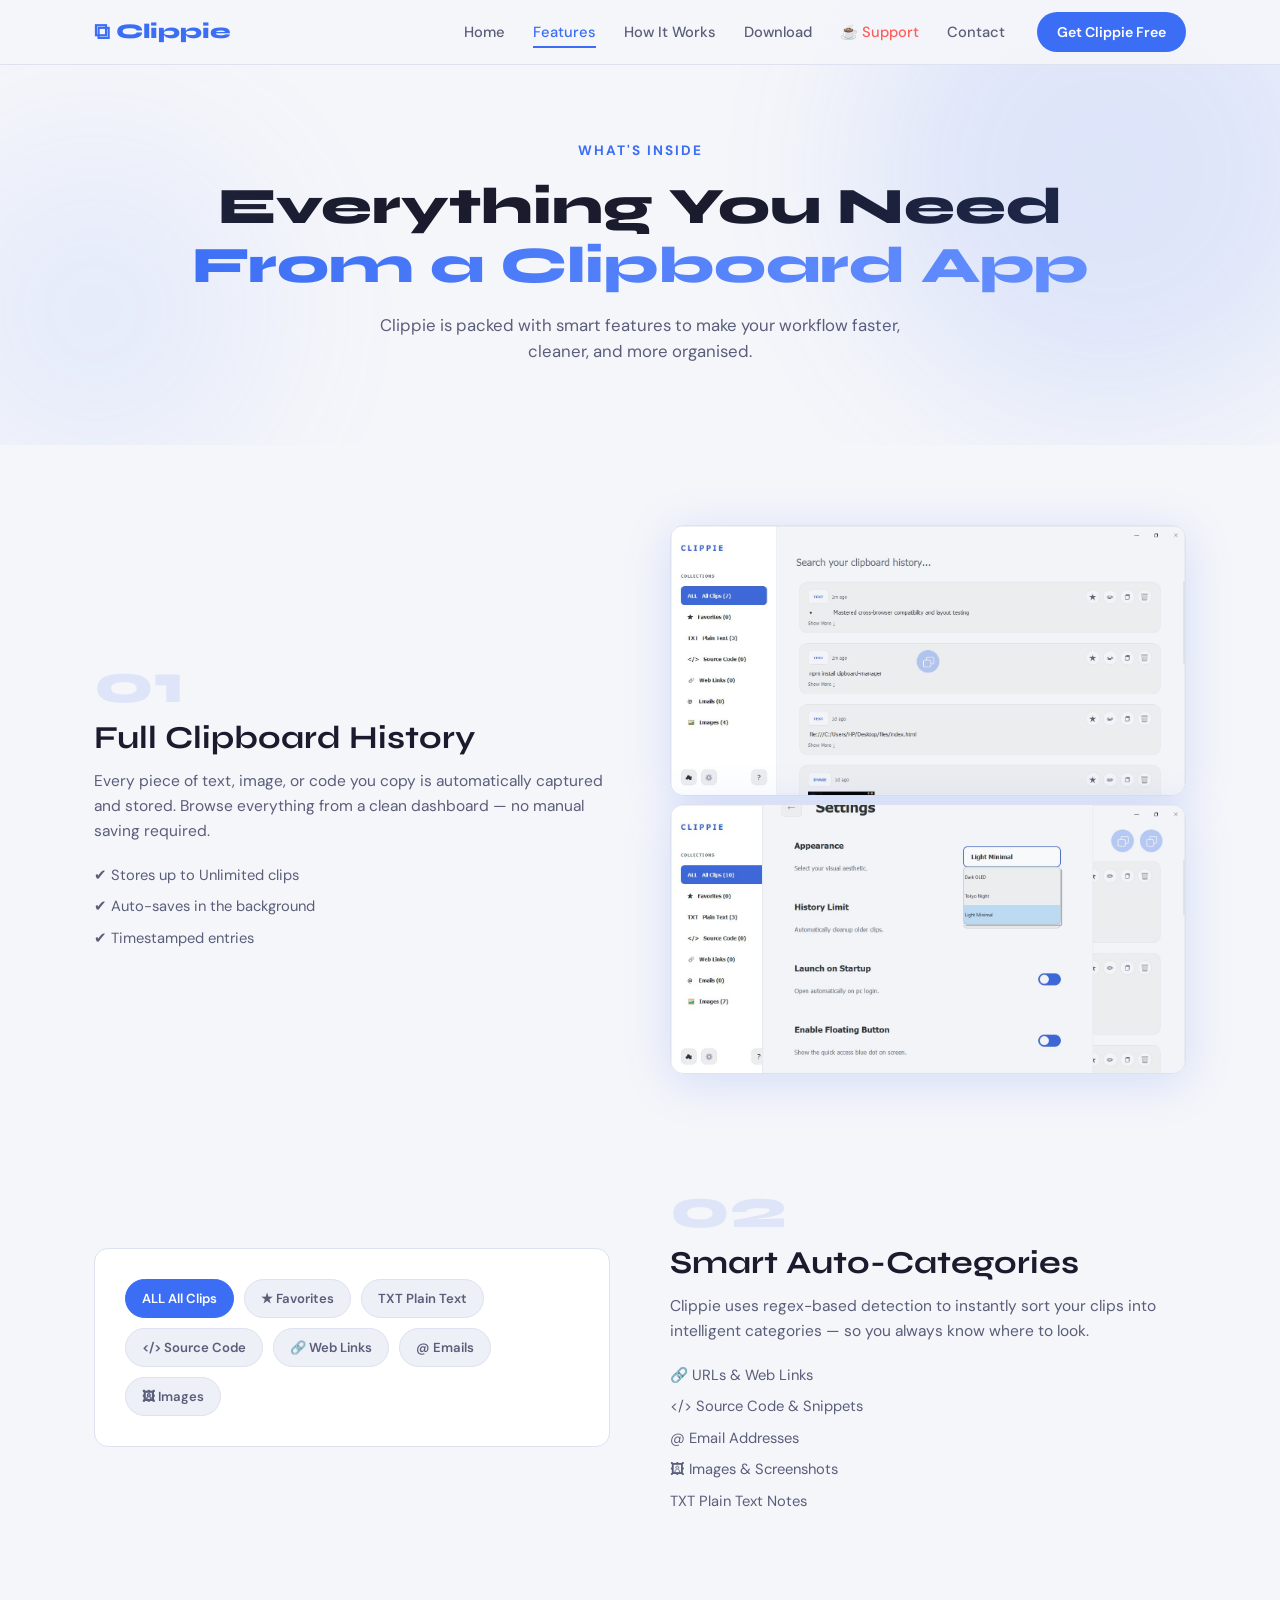
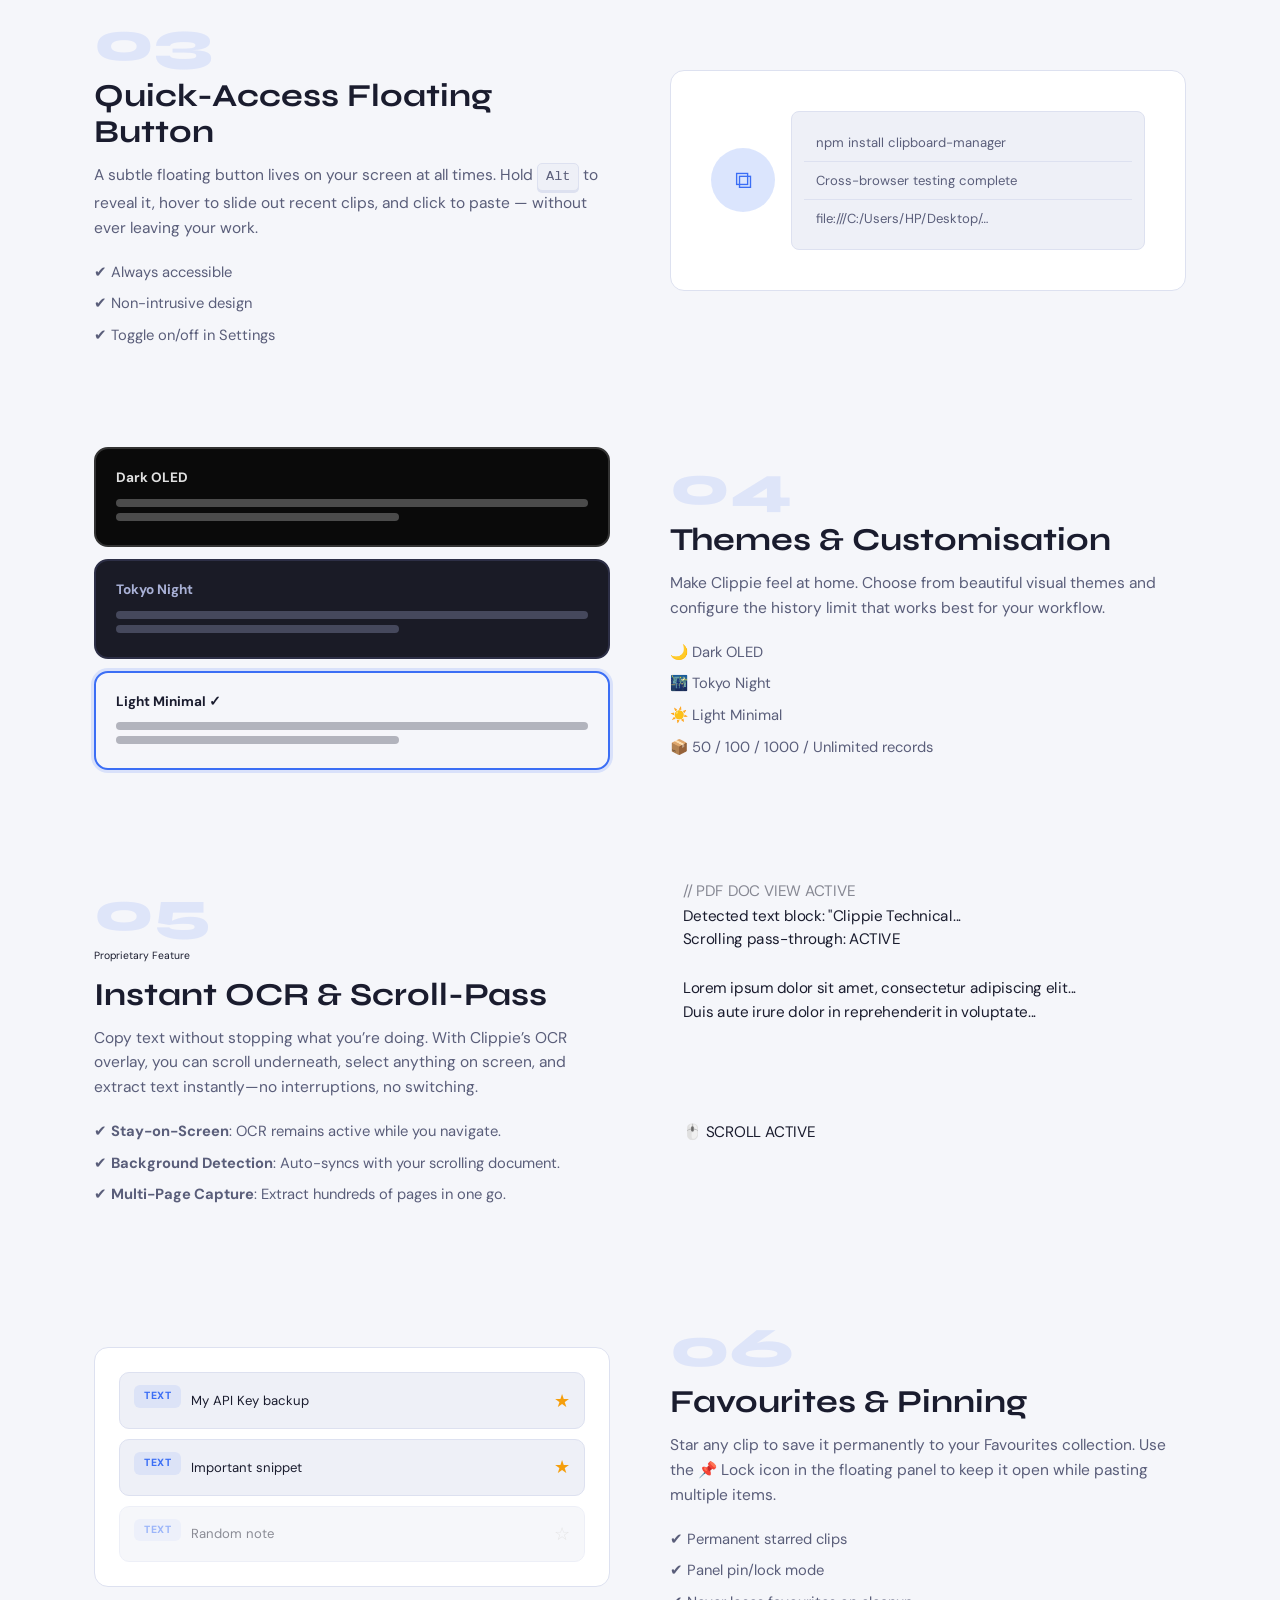
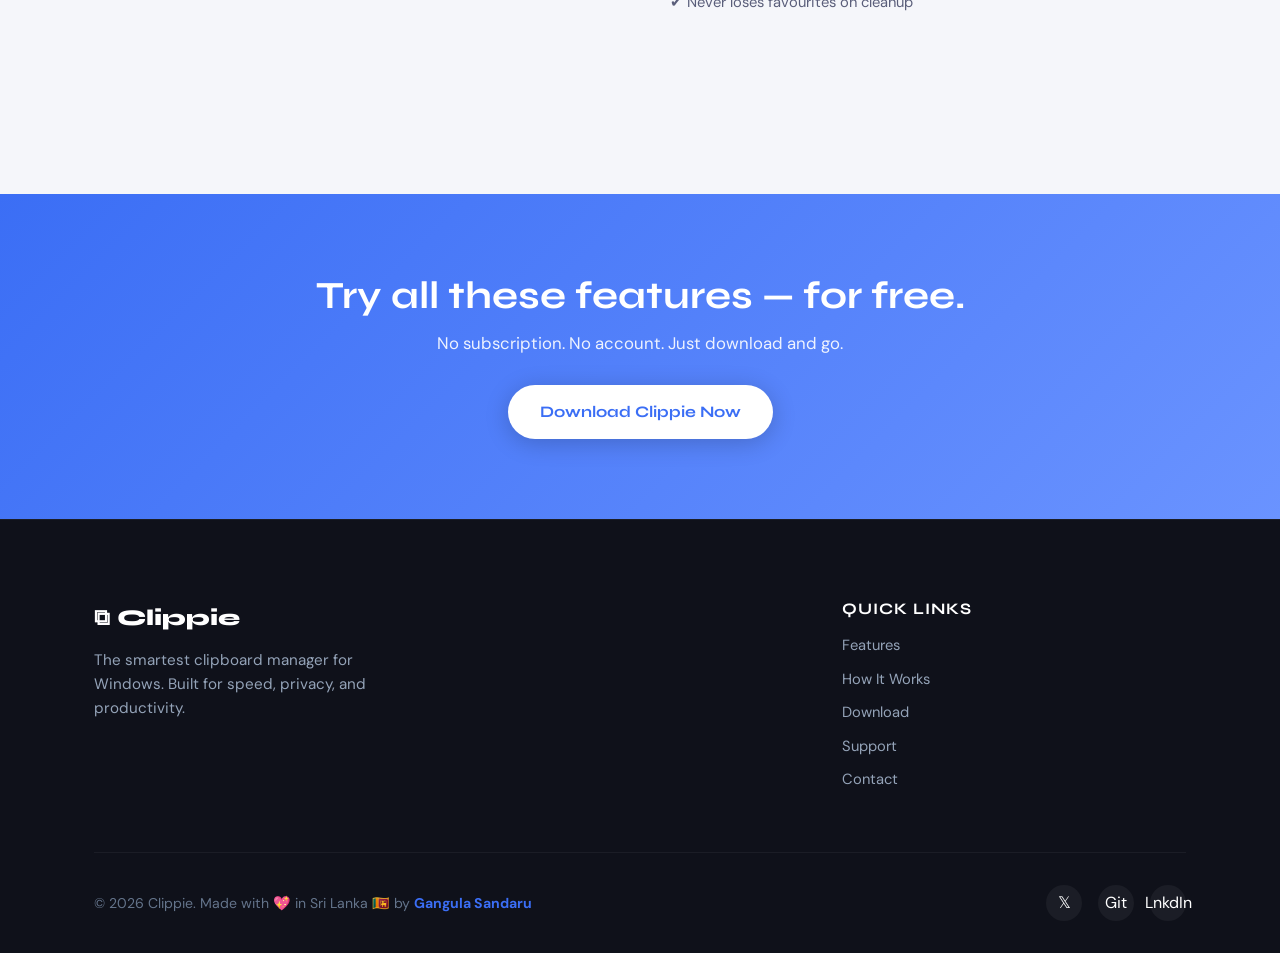
<file: features.html>
<!DOCTYPE html>
<html lang="en">
<head>
  <meta charset="UTF-8" />
  <meta name="viewport" content="width=device-width, initial-scale=1.0" />
  <meta name="theme-color" content="#3b6ef5" />
  <meta name="description"
    content="Explore the powerful features of Clippie for Windows – Unlimited clipboard history, auto-categories, OCR screen capture, and privacy-focused backup." />
  <meta name="keywords"
    content="clipboard extensions, windows productivity, clipboard features, copy paste manager, clippie features" />
  <meta name="author" content="Clippie Team" />

  <!-- Open Graph -->
  <meta property="og:type" content="website" />
  <meta property="og:site_name" content="Clippie" />
  <meta property="og:url" content="https://clippie.app/features" />
  <meta property="og:title" content="Features – Powerful Smart Clipboard & OCR | Clippie" />
  <meta property="og:description"
    content="Discover why Clippie is the most powerful clipboard manager for Windows. Unlimited history and instant OCR capture." />
  <meta property="og:image" content="screenshots/og-image.png" />

  <title>Features – Powerful Smart Clipboard & OCR | Clippie</title>

  <link rel="preconnect" href="https://fonts.googleapis.com">
  <link rel="preconnect" href="https://fonts.gstatic.com" crossorigin>
  <link rel="stylesheet" href="style.css" />
  <link
    href="https://fonts.googleapis.com/css2?family=Syne:wght@400;600;700;800&family=DM+Sans:wght@300;400;500&display=swap"
    rel="stylesheet" />
</head>
<body>

<nav class="navbar">
  <div class="nav-inner">
    <a href="index.html" class="logo"><span class="logo-icon">⧉</span> Clippie</a>
    <ul class="nav-links">
      <li><a href="index.html">Home</a></li>
      <li><a href="features.html" class="active">Features</a></li>
      <li><a href="how-it-works.html">How It Works</a></li>
      <li><a href="download.html">Download</a></li>
      <li><a href="support.html" class="nav-highlight">☕ Support</a></li>
      <li><a href="contact.html">Contact</a></li>
    </ul>
    <a href="download.html" class="btn-nav">Get Clippie Free</a>
    <button class="burger" id="burger" aria-label="Toggle mobile menu" aria-expanded="false">&#9776;</button>
  </div>
  <div class="mobile-menu" id="mobileMenu">
    <a href="index.html">Home</a>
    <a href="features.html">Features</a>
    <a href="how-it-works.html">How It Works</a>
    <a href="download.html">Download</a>
    <a href="support.html">Support</a>
    <a href="contact.html">Contact</a>
  </div>
</nav>

<!-- PAGE HERO -->
<section class="page-hero">
  <div class="orb orb1"></div>
  <div class="orb orb2"></div>
  <div class="container">
    <p class="page-label">What's Inside</p>
    <h1>Everything You Need<br><span class="gradient-text">From a Clipboard App</span></h1>
    <p class="page-sub">Clippie is packed with smart features to make your workflow faster, cleaner, and more organised.</p>
  </div>
</section>

<!-- MAIN FEATURES GRID -->
<section class="features-section">
  <div class="container">

    <!-- Feature 1 – Clipboard History -->
    <div class="feature-row fade-up">
      <div class="feature-text">
        <div class="feat-number">01</div>
        <h2>Full Clipboard History</h2>
        <p>Every piece of text, image, or code you copy is automatically captured and stored. Browse everything from a clean dashboard — no manual saving required.</p>
        <ul class="feat-list">
          <li>✔ Stores up to Unlimited clips</li>
          <li>✔ Auto-saves in the background</li>
          <li>✔ Timestamped entries</li>
        </ul>
      </div>
      <div class="feature-img-box">
        <img loading="lazy" src="screenshots/screen1.png" alt="Clipboard History" class="feat-screenshot" onerror="this.style.display='none';this.nextElementSibling.style.display='flex'">
        <img loading="lazy" src="screenshots/screen4.png" alt="Clipboard History" class="feat-screenshot" onerror="this.style.display='none';this.nextElementSibling.style.display='flex'">
        <div class="feat-placeholder" style="display:none">
          <div class="clip-card"><span class="clip-tag">TEXT</span><p>Mastered cross-browser compatibility and layout testing</p></div>
          <div class="clip-card"><span class="clip-tag">TEXT</span><p>npm install clipboard-manager</p></div>
          <div class="clip-card"><span class="clip-tag img-tag">IMAGE</span><div class="clip-img-placeholder"></div></div>
        </div>
      </div>
    </div>

    <!-- Feature 2 – Smart Categories -->
    <div class="feature-row reverse fade-up">
      <div class="feature-text">
        <div class="feat-number">02</div>
        <h2>Smart Auto-Categories</h2>
        <p>Clippie uses regex-based detection to instantly sort your clips into intelligent categories — so you always know where to look.</p>
        <ul class="feat-list">
          <li>🔗 URLs & Web Links</li>
          <li>&lt;/&gt; Source Code & Snippets</li>
          <li>@ Email Addresses</li>
          <li>🖼 Images & Screenshots</li>
          <li>TXT Plain Text Notes</li>
        </ul>
      </div>
      <div class="feature-img-box">
        <div class="categories-visual">
          <div class="cat-pill active">ALL  All Clips</div>
          <div class="cat-pill">★ Favorites</div>
          <div class="cat-pill">TXT  Plain Text</div>
          <div class="cat-pill">&lt;/&gt; Source Code</div>
          <div class="cat-pill">🔗 Web Links</div>
          <div class="cat-pill">@ Emails</div>
          <div class="cat-pill">🖼 Images</div>
        </div>
      </div>
    </div>

    <!-- Feature 3 – Floating Button -->
    <div class="feature-row fade-up">
      <div class="feature-text">
        <div class="feat-number">03</div>
        <h2>Quick-Access Floating Button</h2>
        <p>A subtle floating button lives on your screen at all times. Hold <kbd>Alt</kbd> to reveal it, hover to slide out recent clips, and click to paste — without ever leaving your work.</p>
        <ul class="feat-list">
          <li>✔ Always accessible</li>
          <li>✔ Non-intrusive design</li>
          <li>✔ Toggle on/off in Settings</li>
        </ul>
      </div>
      <div class="feature-img-box">
        <div class="floating-demo">
          <div class="floating-btn-demo">⧉</div>
          <div class="floating-panel-demo">
            <div class="fp-item">npm install clipboard-manager</div>
            <div class="fp-item">Cross-browser testing complete</div>
            <div class="fp-item">file:///C:/Users/HP/Desktop/…</div>
          </div>
        </div>
      </div>
    </div>

    <!-- Feature 4 – Themes & Settings -->
    <div class="feature-row reverse fade-up">
      <div class="feature-text">
        <div class="feat-number">04</div>
        <h2>Themes & Customisation</h2>
        <p>Make Clippie feel at home. Choose from beautiful visual themes and configure the history limit that works best for your workflow.</p>
        <ul class="feat-list">
          <li>🌙 Dark OLED</li>
          <li>🌃 Tokyo Night</li>
          <li>☀️ Light Minimal</li>
          <li>📦 50 / 100 / 1000 / Unlimited records</li>
        </ul>
      </div>
      <div class="feature-img-box">
        <div class="themes-visual">
          <div class="theme-card dark-oled">
            <span>Dark OLED</span>
            <div class="theme-bar"></div>
            <div class="theme-bar short"></div>
          </div>
          <div class="theme-card tokyo">
            <span>Tokyo Night</span>
            <div class="theme-bar"></div>
            <div class="theme-bar short"></div>
          </div>
          <div class="theme-card light selected-theme">
            <span>Light Minimal ✓</span>
            <div class="theme-bar"></div>
            <div class="theme-bar short"></div>
          </div>
        </div>
      </div>
    </div>

    <!-- Feature 5 – Instant OCR with Scroll-Pass-Through -->
    <div class="feature-row fade-up">
      <div class="feature-text">
        <div class="feat-number">05</div>
        <div class="branding-tag" style="margin-bottom: 12px; font-size: 0.65rem;">Proprietary Feature</div>
        <h2>Instant OCR & Scroll-Pass</h2>
        <p>Copy text without stopping what you’re doing. With Clippie’s OCR overlay, you can <span class="highlight-text-blue">scroll underneath</span>, select anything on screen, and extract text instantly—no interruptions, no switching.</p>
        <ul class="feat-list">
          <li>✔ <strong>Stay-on-Screen</strong>: OCR remains active while you navigate.</li>
          <li>✔ <strong>Background Detection</strong>: Auto-syncs with your scrolling document.</li>
          <li>✔ <strong>Multi-Page Capture</strong>: Extract hundreds of pages in one go.</li>
        </ul>
      </div>
      <div class="feature-img-box">
        <div class="ocr-visual" style="height: 350px; transform: scale(0.95);">
          <div class="ocr-underlay">
            <p style="opacity: 0.5;">// PDF DOC VIEW ACTIVE</p>
            <p>Detected text block: "Clippie Technical...</p>
            <p class="highlight-text-blue">Scrolling pass-through: ACTIVE</p>
            <br>
            <p>Lorem ipsum dolor sit amet, consectetur adipiscing elit...</p>
            <p>Duis aute irure dolor in reprehenderit in voluptate...</p>
          </div>
          <div class="ocr-overlay">
            <div class="ocr-lens" style="width: 150px; height: 100px;"></div>
          </div>
          <div class="scroll-indicator-badge"><span>🖱️</span> SCROLL ACTIVE</div>
        </div>
      </div>
    </div>

    <!-- Feature 6 – Favourites -->
    <div class="feature-row reverse fade-up">
      <div class="feature-text">
        <div class="feat-number">06</div>
        <h2>Favourites & Pinning</h2>
        <p>Star any clip to save it permanently to your Favourites collection. Use the 📌 Lock icon in the floating panel to keep it open while pasting multiple items.</p>
        <ul class="feat-list">
          <li>✔ Permanent starred clips</li>
          <li>✔ Panel pin/lock mode</li>
          <li>✔ Never loses favourites on cleanup</li>
        </ul>
      </div>
      <div class="feature-img-box">
        <div class="fav-demo">
          <div class="fav-clip"><span class="clip-tag">TEXT</span><p>My API Key backup</p><span class="star-icon filled">★</span></div>
          <div class="fav-clip"><span class="clip-tag">TEXT</span><p>Important snippet</p><span class="star-icon filled">★</span></div>
          <div class="fav-clip muted"><span class="clip-tag">TEXT</span><p>Random note</p><span class="star-icon">☆</span></div>
        </div>
      </div>
    </div>

  </div>
</section>

<!-- CTA BAND -->
<section class="cta-band">
  <div class="container">
    <h2>Try all these features — for free.</h2>
    <p>No subscription. No account. Just download and go.</p>
    <a href="download.html" class="btn-primary">Download Clippie Now</a>
  </div>
</section>

<footer class="footer">
  <div class="container">
    <div class="footer-inner" style="grid-template-columns: 2fr 1fr;">
      <div class="footer-brand">
        <span class="logo">⧉ Clippie</span>
        <p>The smartest clipboard manager for Windows. Built for speed, privacy, and productivity.</p>
      </div>
      
      <div class="footer-links-col">
        <h4>Quick Links</h4>
        <nav class="footer-nav">
          <a href="features.html">Features</a>
          <a href="how-it-works.html">How It Works</a>
          <a href="download.html">Download</a>
          <a href="support.html">Support</a>
          <a href="contact.html">Contact</a>
        </nav>
      </div>
    </div>

    <div class="footer-bottom">
      <p class="footer-copy">© 2026 Clippie. Made with 💖 in Sri Lanka 🇱🇰 by <a href="creator.html" style="color: var(--blue); font-weight: 700;">Gangula Sandaru</a></p>
      <div class="social-links">
        <a href="#" class="social-link" aria-label="Twitter">𝕏</a>
        <a href="https://github.com/Gangula-Sandaru" class="social-link" aria-label="GitHub">Git</a>
        <a href="https://linkedin.com/in/gangula-sandaru" class="social-link" aria-label="LinkedIn">LnkdIn</a>
      </div>
    </div>
  </div>
</footer>

<script src="main.js"></script>
</body>
</html>
</file>
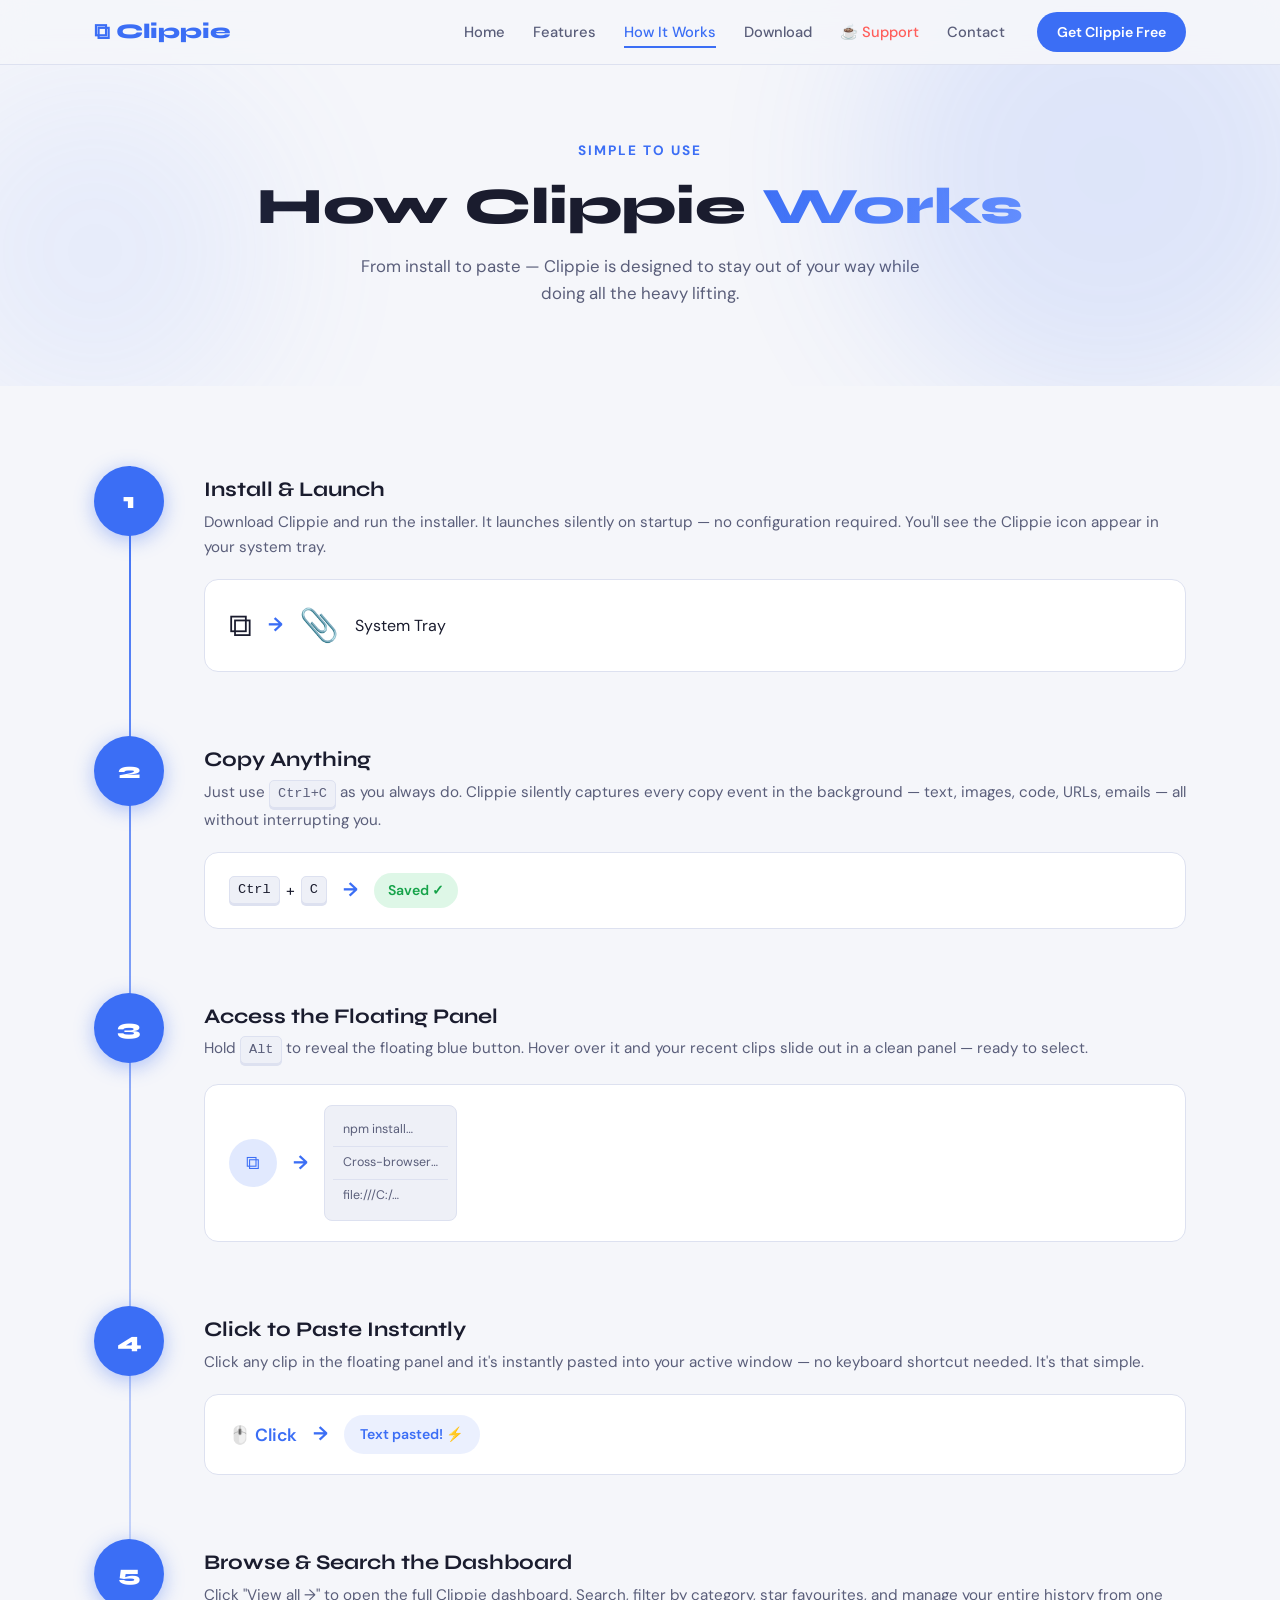
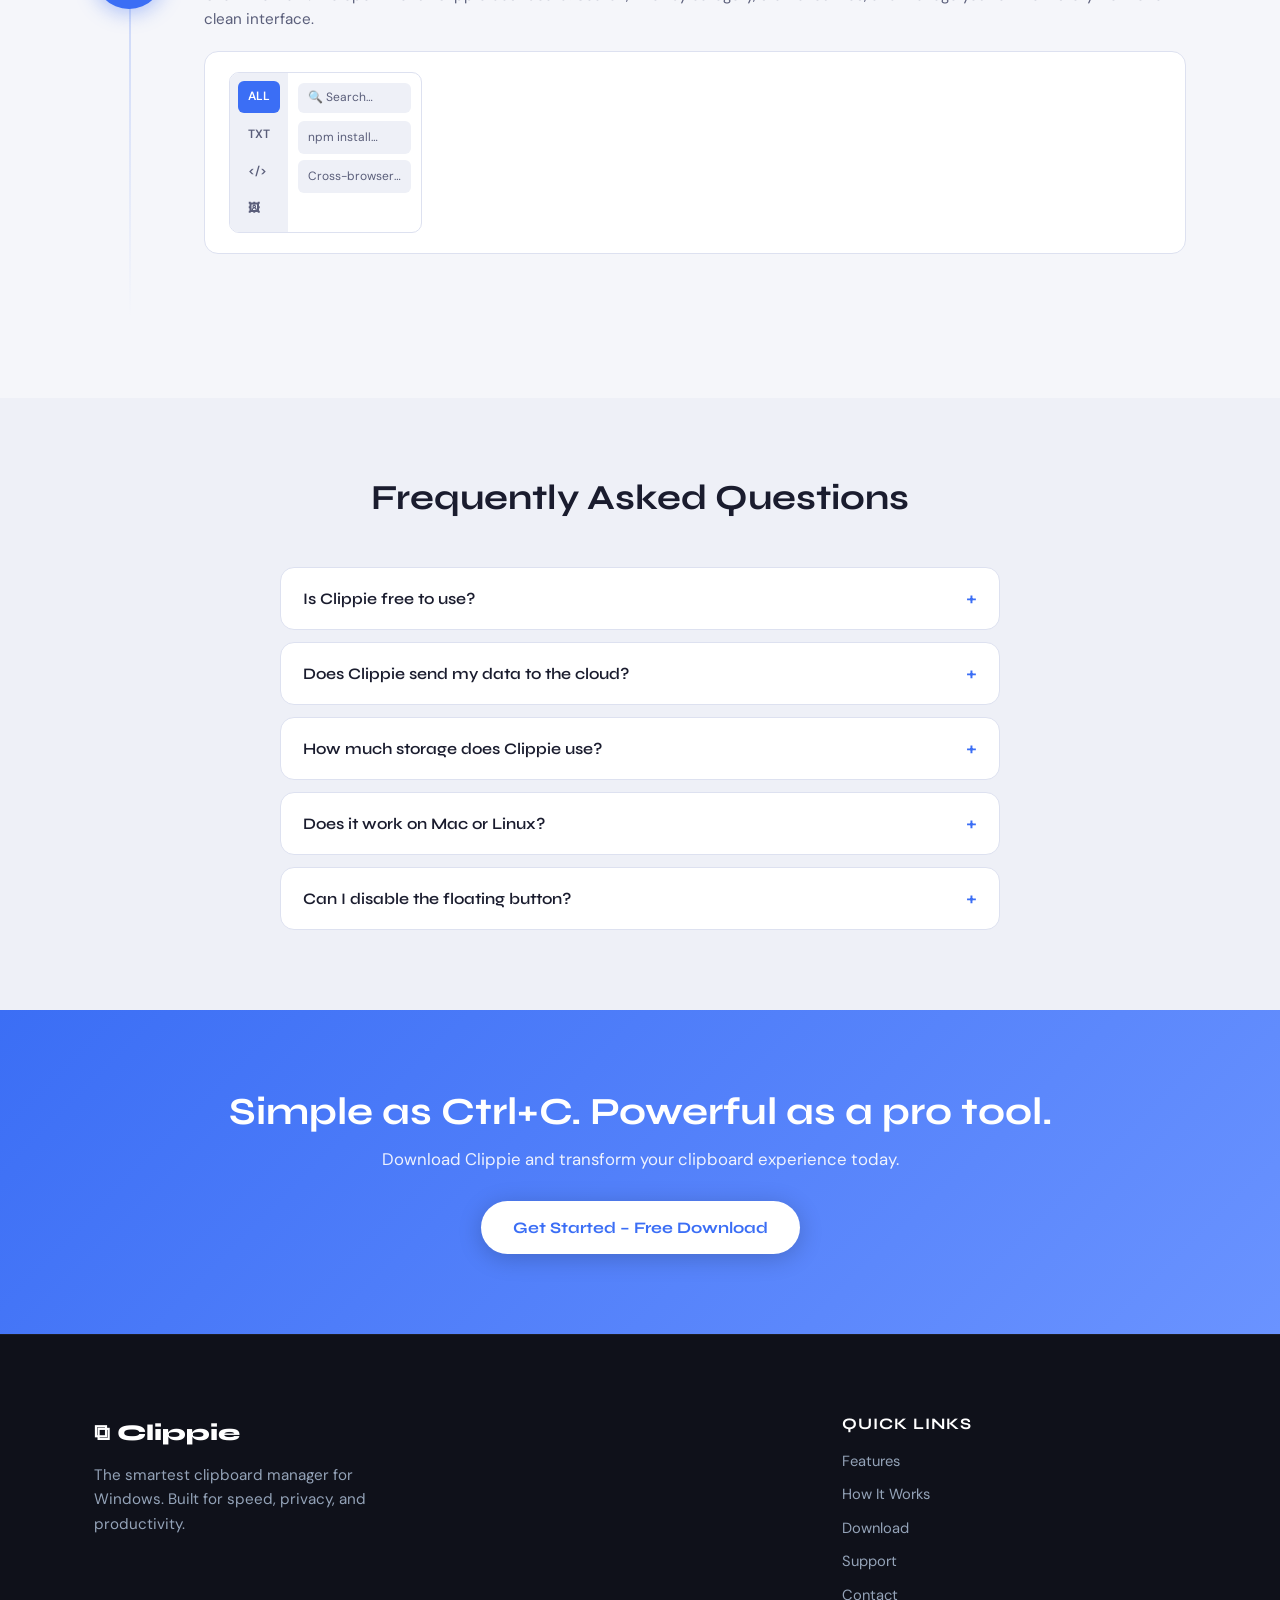
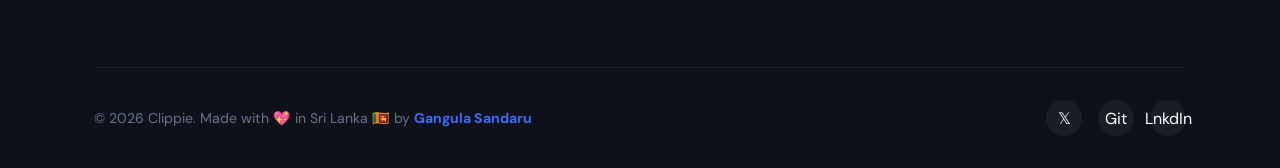
<file: how-it-works.html>
<!DOCTYPE html>
<html lang="en">
<head>
  <meta charset="UTF-8" />
  <meta name="viewport" content="width=device-width, initial-scale=1.0" />
  <meta name="theme-color" content="#3b6ef5" />
  <meta name="description"
    content="Learn how Clippie supercharges your Windows workflow. A simple guide from installation to mastering the floating search panel and smart history capture." />
  <meta name="keywords"
    content="how to use clippie, clipboard guide, productivity guide, windows clipboard tutorial, clippie workflow" />
  <meta name="author" content="Clippie Team" />

  <!-- Open Graph -->
  <meta property="og:type" content="website" />
  <meta property="og:site_name" content="Clippie" />
  <meta property="og:url" content="https://clippie.app/how-it-works" />
  <meta property="og:title" content="How It Works – Mastering Your Smart Clipboard | Clippie" />
  <meta property="og:description"
    content="Master the art of productivity with Clippie's easy-to-follow guide. Simple setup, powerful tools." />
  <meta property="og:image" content="screenshots/og-image.png" />

  <title>How It Works – Mastering Your Smart Clipboard | Clippie</title>

  <link rel="preconnect" href="https://fonts.googleapis.com">
  <link rel="preconnect" href="https://fonts.gstatic.com" crossorigin>
  <link rel="stylesheet" href="style.css" />
  <link
    href="https://fonts.googleapis.com/css2?family=Syne:wght@400;600;700;800&family=DM+Sans:wght@300;400;500&display=swap"
    rel="stylesheet" />
</head>
<body>

<nav class="navbar">
  <div class="nav-inner">
    <a href="index.html" class="logo"><span class="logo-icon">⧉</span> Clippie</a>
    <ul class="nav-links">
      <li><a href="index.html">Home</a></li>
      <li><a href="features.html">Features</a></li>
      <li><a href="how-it-works.html" class="active">How It Works</a></li>
      <li><a href="download.html">Download</a></li>
      <li><a href="support.html" class="nav-highlight">☕ Support</a></li>
      <li><a href="contact.html">Contact</a></li>
    </ul>
    <a href="download.html" class="btn-nav">Get Clippie Free</a>
    <button class="burger" id="burger" aria-label="Toggle mobile menu" aria-expanded="false">&#9776;</button>
  </div>
  <div class="mobile-menu" id="mobileMenu">
    <a href="index.html">Home</a>
    <a href="features.html">Features</a>
    <a href="how-it-works.html">How It Works</a>
    <a href="download.html">Download</a>
    <a href="support.html">Support</a>
    <a href="contact.html">Contact</a>
  </div>
</nav>

<section class="page-hero">
  <div class="orb orb1"></div>
  <div class="orb orb2"></div>
  <div class="container">
    <p class="page-label">Simple to Use</p>
    <h1>How Clippie <span class="gradient-text">Works</span></h1>
    <p class="page-sub">From install to paste — Clippie is designed to stay out of your way while doing all the heavy lifting.</p>
  </div>
</section>

<!-- STEPS -->
<section class="steps-section">
  <div class="container">
    <div class="steps-timeline">

      <div class="step-item fade-up">
        <div class="step-number">1</div>
        <div class="step-content">
          <h3>Install & Launch</h3>
          <p>Download Clippie and run the installer. It launches silently on startup — no configuration required. You'll see the Clippie icon appear in your system tray.</p>
          <div class="step-visual install-visual">
            <div class="install-icon">⧉</div>
            <div class="install-arrow">→</div>
            <div class="tray-icon">📎</div>
            <span>System Tray</span>
          </div>
        </div>
      </div>

      <div class="step-item fade-up">
        <div class="step-number">2</div>
        <div class="step-content">
          <h3>Copy Anything</h3>
          <p>Just use <kbd>Ctrl+C</kbd> as you always do. Clippie silently captures every copy event in the background — text, images, code, URLs, emails — all without interrupting you.</p>
          <div class="step-visual copy-visual">
            <div class="key-combo"><kbd>Ctrl</kbd> + <kbd>C</kbd></div>
            <div class="copy-arrow">→</div>
            <div class="saved-badge">Saved ✓</div>
          </div>
        </div>
      </div>

      <div class="step-item fade-up">
        <div class="step-number">3</div>
        <div class="step-content">
          <h3>Access the Floating Panel</h3>
          <p>Hold <kbd>Alt</kbd> to reveal the floating blue button. Hover over it and your recent clips slide out in a clean panel — ready to select.</p>
          <div class="step-visual float-visual">
            <div class="float-btn-anim">⧉</div>
            <div class="float-arrow">→</div>
            <div class="panel-preview">
              <div class="pp-item">npm install…</div>
              <div class="pp-item">Cross-browser…</div>
              <div class="pp-item">file:///C:/…</div>
            </div>
          </div>
        </div>
      </div>

      <div class="step-item fade-up">
        <div class="step-number">4</div>
        <div class="step-content">
          <h3>Click to Paste Instantly</h3>
          <p>Click any clip in the floating panel and it's instantly pasted into your active window — no keyboard shortcut needed. It's that simple.</p>
          <div class="step-visual paste-visual">
            <div class="mouse-click">🖱️ Click</div>
            <div class="paste-arrow">→</div>
            <div class="pasted-text">Text pasted! ⚡</div>
          </div>
        </div>
      </div>

      <div class="step-item fade-up">
        <div class="step-number">5</div>
        <div class="step-content">
          <h3>Browse & Search the Dashboard</h3>
          <p>Click "View all →" to open the full Clippie dashboard. Search, filter by category, star favourites, and manage your entire history from one clean interface.</p>
          <div class="step-visual dash-visual">
            <div class="dash-mini">
              <div class="dm-sidebar">
                <div class="dm-item a">ALL</div>
                <div class="dm-item">TXT</div>
                <div class="dm-item">&lt;/&gt;</div>
                <div class="dm-item">🖼</div>
              </div>
              <div class="dm-main">
                <div class="dm-search">🔍 Search…</div>
                <div class="dm-clip">npm install…</div>
                <div class="dm-clip">Cross-browser…</div>
              </div>
            </div>
          </div>
        </div>
      </div>

    </div>
  </div>
</section>

<!-- FAQ -->
<section class="faq-section">
  <div class="container">
    <h2 class="section-title">Frequently Asked Questions</h2>
    <div class="faq-list">
      <div class="faq-item fade-up">
        <button class="faq-q">Is Clippie free to use? <span>+</span></button>
        <div class="faq-a">Yes! Clippie is completely free to download and use with no hidden fees or subscriptions.</div>
      </div>
      <div class="faq-item fade-up">
        <button class="faq-q">Does Clippie send my data to the cloud? <span>+</span></button>
        <div class="faq-a">No. Clippie stores all clipboard data locally on your PC. Nothing is uploaded or shared externally.</div>
      </div>
      <div class="faq-item fade-up">
        <button class="faq-q">How much storage does Clippie use? <span>+</span></button>
        <div class="faq-a">Very little. Clippie is lightweight and you can set the history limit to 50, 100, 1000 records, or Unlimited in Settings.</div>
      </div>
      <div class="faq-item fade-up">
        <button class="faq-q">Does it work on Mac or Linux? <span>+</span></button>
        <div class="faq-a">Currently Clippie is available for Windows only. Mac and Linux versions may be released in the future.</div>
      </div>
      <div class="faq-item fade-up">
        <button class="faq-q">Can I disable the floating button? <span>+</span></button>
        <div class="faq-a">Absolutely. Head to Settings and toggle "Enable Floating Button" off at any time.</div>
      </div>
    </div>
  </div>
</section>

<section class="cta-band">
  <div class="container">
    <h2>Simple as Ctrl+C. Powerful as a pro tool.</h2>
    <p>Download Clippie and transform your clipboard experience today.</p>
    <a href="download.html" class="btn-primary">Get Started – Free Download</a>
  </div>
</section>

<footer class="footer">
  <div class="container">
    <div class="footer-inner" style="grid-template-columns: 2fr 1fr;">
      <div class="footer-brand">
        <span class="logo">⧉ Clippie</span>
        <p>The smartest clipboard manager for Windows. Built for speed, privacy, and productivity.</p>
      </div>
      
      <div class="footer-links-col">
        <h4>Quick Links</h4>
        <nav class="footer-nav">
          <a href="features.html">Features</a>
          <a href="how-it-works.html">How It Works</a>
          <a href="download.html">Download</a>
          <a href="support.html">Support</a>
          <a href="contact.html">Contact</a>
        </nav>
      </div>
    </div>

    <div class="footer-bottom">
      <p class="footer-copy">© 2026 Clippie. Made with 💖 in Sri Lanka 🇱🇰 by <a href="creator.html" style="color: var(--blue); font-weight: 700;">Gangula Sandaru</a></p>
      <div class="social-links">
        <a href="#" class="social-link" aria-label="Twitter">𝕏</a>
        <a href="https://github.com/Gangula-Sandaru" class="social-link" aria-label="GitHub">Git</a>
        <a href="https://linkedin.com/in/gangula-sandaru" class="social-link" aria-label="LinkedIn">LnkdIn</a>
      </div>
    </div>
  </div>
</footer>

<script src="main.js"></script>
</body>
</html>
</file>
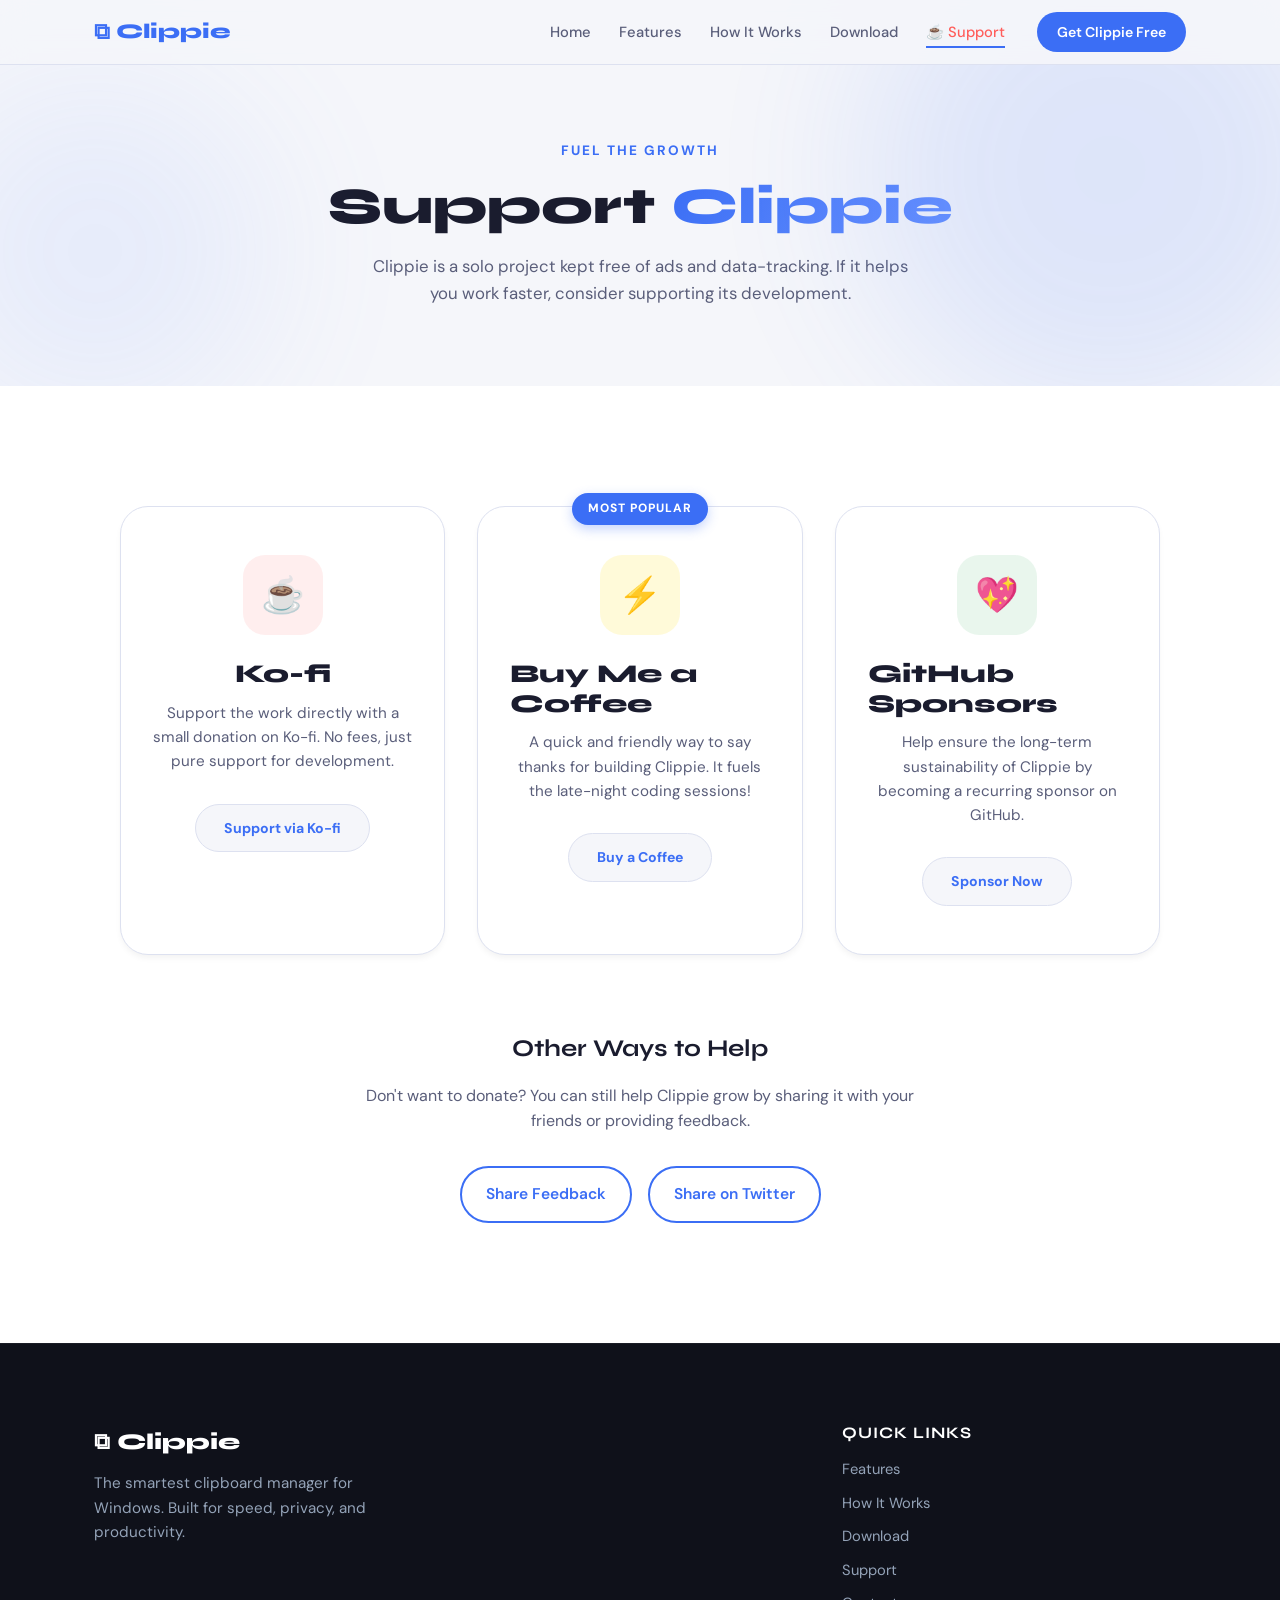
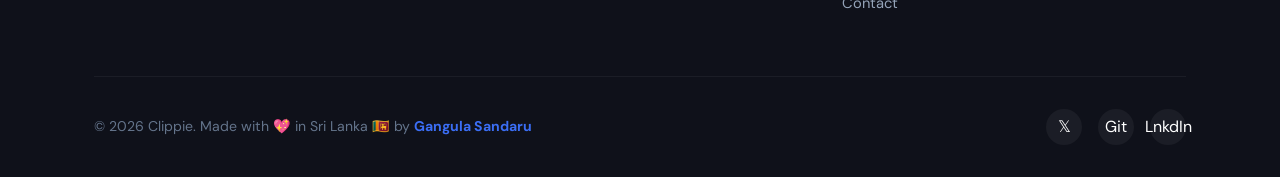
<file: support.html>
<!DOCTYPE html>
<html lang="en">
<head>
  <meta charset="UTF-8" />
  <meta name="viewport" content="width=device-width, initial-scale=1.0" />
  <meta name="theme-color" content="#3b6ef5" />
  <meta name="description"
    content="Support the building of Clippie – the smartest open-source clipboard manager for Windows. Help us keep it free and private through sponsorship." />
  <meta name="keywords"
    content="support open source, donate to clippie, github sponsors, buy me a coffee clippie, help clippie project" />
  <meta name="author" content="Clippie Team" />

  <!-- Open Graph -->
  <meta property="og:type" content="website" />
  <meta property="og:site_name" content="Clippie" />
  <meta property="og:url" content="https://clippie.app/support" />
  <meta property="og:title" content="Support Clippie – Help us Build the Future of Productivity" />
  <meta property="og:description"
    content="Love Clippie? Fuel its development and help us bring more features to the world." />
  <meta property="og:image" content="screenshots/og-image.png" />

  <title>Support Clippie – Help us Build the Future of Productivity</title>

  <link rel="preconnect" href="https://fonts.googleapis.com">
  <link rel="preconnect" href="https://fonts.gstatic.com" crossorigin>
  <link rel="stylesheet" href="style.css" />
  <link
    href="https://fonts.googleapis.com/css2?family=Syne:wght@400;600;700;800&family=DM+Sans:wght@300;400;500&display=swap"
    rel="stylesheet" />
</head>
<body>

<nav class="navbar">
  <div class="nav-inner">
    <a href="index.html" class="logo"><span class="logo-icon">⧉</span> Clippie</a>
    <ul class="nav-links">
      <li><a href="index.html">Home</a></li>
      <li><a href="features.html">Features</a></li>
      <li><a href="how-it-works.html">How It Works</a></li>
      <li><a href="download.html">Download</a></li>
      <li><a href="support.html" class="active nav-highlight">☕ Support</a></li>
    </ul>
    <a href="download.html" class="btn-nav">Get Clippie Free</a>
    <button class="burger" id="burger" aria-label="Toggle mobile menu" aria-expanded="false">&#9776;</button>
  </div>
  <div class="mobile-menu" id="mobileMenu">
    <a href="index.html">Home</a>
    <a href="features.html">Features</a>
    <a href="how-it-works.html">How It Works</a>
    <a href="download.html">Download</a>
    <a href="support.html">Support</a>
  </div>
</nav>

<section class="page-hero">
  <div class="orb orb1"></div>
  <div class="orb orb2"></div>
  <div class="container">
    <p class="page-label">Fuel the Growth</p>
    <h1>Support <span class="gradient-text">Clippie</span></h1>
    <p class="page-sub">Clippie is a solo project kept free of ads and data-tracking. If it helps you work faster, consider supporting its development.</p>
  </div>
</section>

<section class="support-section">
  <div class="container">
    <div class="donation-grid">
      <a href="https://ko-fi.com/yourusername" target="_blank" class="donation-card kofi fade-up">
        <div class="donation-icon-wrapper">☕</div>
        <h3>Ko-fi</h3>
        <p>Support the work directly with a small donation on Ko-fi. No fees, just pure support for development.</p>
        <span class="donation-btn">Support via Ko-fi</span>
      </a>

      <a href="https://buymeacoffee.com/yourusername" target="_blank" class="donation-card bmc fade-up">
        <div class="popular-tag">Most Popular</div>
        <div class="donation-icon-wrapper">⚡</div>
        <h3>Buy Me a Coffee</h3>
        <p>A quick and friendly way to say thanks for building Clippie. It fuels the late-night coding sessions!</p>
        <span class="donation-btn">Buy a Coffee</span>
      </a>

      <a href="https://github.com/sponsors/yourusername" target="_blank" class="donation-card github fade-up">
        <div class="donation-icon-wrapper">💖</div>
        <h3>GitHub Sponsors</h3>
        <p>Help ensure the long-term sustainability of Clippie by becoming a recurring sponsor on GitHub.</p>
        <span class="donation-btn">Sponsor Now</span>
      </a>
    </div>

    <div class="support-additional fade-up" style="margin-top: 80px; text-align: center;">
        <h2 style="font-family: 'Syne', sans-serif; margin-bottom: 20px;">Other Ways to Help</h2>
        <p style="color: var(--text2); max-width: 600px; margin: 0 auto 32px;">Don't want to donate? You can still help Clippie grow by sharing it with your friends or providing feedback.</p>
        <div style="display: flex; gap: 16px; justify-content: center; flex-wrap: wrap;">
            <a href="contact.html" class="btn-ghost">Share Feedback</a>
            <a href="https://twitter.com/share?text=Check out Clippie – the smart clipboard manager for Windows!&url=https://clippie.app" target="_blank" class="btn-ghost">Share on Twitter</a>
        </div>
    </div>
  </div>
</section>

<footer class="footer">
  <div class="container">
    <div class="footer-inner" style="grid-template-columns: 2fr 1fr;">
      <div class="footer-brand">
        <span class="logo">⧉ Clippie</span>
        <p>The smartest clipboard manager for Windows. Built for speed, privacy, and productivity.</p>
      </div>
      
      <div class="footer-links-col">
        <h4>Quick Links</h4>
        <nav class="footer-nav">
          <a href="features.html">Features</a>
          <a href="how-it-works.html">How It Works</a>
          <a href="download.html">Download</a>
          <a href="support.html">Support</a>
          <a href="contact.html">Contact</a>
        </nav>
      </div>
    </div>

    <div class="footer-bottom">
      <p class="footer-copy">© 2026 Clippie. Made with 💖 in Sri Lanka 🇱🇰 by <a href="creator.html" style="color: var(--blue); font-weight: 700;">Gangula Sandaru</a></p>
      <div class="social-links">
        <a href="#" class="social-link" aria-label="Twitter">𝕏</a>
        <a href="https://github.com/Gangula-Sandaru" class="social-link" aria-label="GitHub">Git</a>
        <a href="https://linkedin.com/in/gangula-sandaru" class="social-link" aria-label="LinkedIn">LnkdIn</a>
      </div>
    </div>
  </div>
</footer>

<script src="main.js"></script>
</body>
</html>
</file>
<file: style.css>
/* ========================
   CLIPPIE WEBSITE — style.css
   ======================== */

:root {
  --blue: #3b6ef5;
  --blue-light: #6a93ff;
  --blue-dark: #1a3eb5;
  --bg: #f5f6fa;
  --bg2: #eef0f7;
  --card: #ffffff;
  --text: #1a1c2e;
  --text2: #5a5e7a;
  --border: #dde1f0;
  --green: #22c55e;
  --radius: 14px;
  --radius-sm: 8px;
  --shadow: 0 4px 24px rgba(59,110,245,0.10);
  --shadow-lg: 0 8px 48px rgba(59,110,245,0.18);
  --transition: 0.3s cubic-bezier(.4,0,.2,1);
}

*, *::before, *::after { box-sizing: border-box; margin: 0; padding: 0; }

html { scroll-behavior: smooth; }

body {
  font-family: 'DM Sans', sans-serif;
  background: var(--bg);
  color: var(--text);
  font-size: 16px;
  line-height: 1.6;
  overflow-x: hidden;
}

h1,h2,h3,h4 { font-family: 'Syne', sans-serif; line-height: 1.15; }

a { color: inherit; text-decoration: none; }

img { max-width: 100%; }

.container { max-width: 1140px; margin: 0 auto; padding: 0 24px; }

/* ======================== NAVBAR ======================== */
.navbar {
  position: fixed; top: 0; left: 0; right: 0; z-index: 999;
  background: rgba(245,246,250,0.92);
  backdrop-filter: blur(12px);
  border-bottom: 1px solid var(--border);
  transition: var(--transition);
}
.nav-inner {
  display: flex; align-items: center; gap: 32px;
  max-width: 1140px; margin: 0 auto; padding: 0 24px; height: 64px;
}
.logo {
  font-family: 'Syne', sans-serif;
  font-size: 1.3rem; font-weight: 800;
  color: var(--blue);
  display: flex; align-items: center; gap: 6px;
}
.logo-icon { font-size: 1.4rem; }
.nav-links {
  display: flex; list-style: none; gap: 28px; margin-left: auto;
}
.nav-links a {
  font-size: 0.92rem; font-weight: 500; color: var(--text2);
  transition: color var(--transition); padding: 4px 0; position: relative;
}
.nav-links a::after {
  content: ''; position: absolute; bottom: -2px; left: 0; right: 0;
  height: 2px; background: var(--blue);
  transform: scaleX(0); transform-origin: left;
  transition: transform var(--transition);
}
.nav-links a:hover, .nav-links a.active { color: var(--blue); }
.nav-links a:hover::after, .nav-links a.active::after { transform: scaleX(1); }

.btn-nav {
  background: var(--blue); color: #fff;
  padding: 9px 20px; border-radius: 50px;
  font-size: 0.88rem; font-weight: 600;
  transition: background var(--transition), transform var(--transition);
  white-space: nowrap;
}
.btn-nav:hover { background: var(--blue-dark); transform: translateY(-1px); }

.burger {
  display: none; background: none; border: none;
  font-size: 1.4rem; cursor: pointer; color: var(--text);
  margin-left: auto;
}
.mobile-menu {
  display: none; flex-direction: column;
  padding: 12px 24px 20px;
  background: var(--card); border-top: 1px solid var(--border);
}
.mobile-menu a {
  padding: 12px 0; font-weight: 500; border-bottom: 1px solid var(--border);
  color: var(--text2);
}
.mobile-menu a:last-child { border-bottom: none; }
.mobile-menu.open { display: flex; }

/* ======================== BUTTONS ======================== */
.btn-primary {
  display: inline-block;
  background: var(--blue); color: #fff;
  padding: 14px 32px; border-radius: 50px;
  font-family: 'Syne', sans-serif; font-weight: 700; font-size: 1rem;
  transition: all var(--transition);
  box-shadow: 0 4px 20px rgba(59,110,245,0.35);
}
.btn-primary:hover { background: var(--blue-dark); transform: translateY(-2px); box-shadow: 0 8px 32px rgba(59,110,245,0.45); }
.btn-primary.full-width { width: 100%; text-align: center; }

.btn-ghost {
  display: inline-block;
  color: var(--blue); font-weight: 600; font-size: 0.97rem;
  padding: 14px 24px;
  border: 2px solid var(--blue);
  border-radius: 50px;
  transition: all var(--transition);
}
.btn-ghost:hover { background: var(--blue); color: #fff; }

.gradient-text {
  background: linear-gradient(120deg, var(--blue), var(--blue-light));
  -webkit-background-clip: text;
  -webkit-text-fill-color: transparent;
  background-clip: text;
}

/* ======================== HERO ======================== */
.hero {
  min-height: 100vh;
  display: flex; align-items: center;
  padding: 100px 24px 60px;
  max-width: 1140px; margin: 0 auto;
  gap: 60px; position: relative;
  overflow: hidden;
}
.hero-bg { position: fixed; inset: 0; pointer-events: none; z-index: 0; }
.orb {
  position: absolute; border-radius: 50%; filter: blur(80px); opacity: 0.18;
  animation: float 8s ease-in-out infinite;
}
.orb1 { width: 500px; height: 500px; background: var(--blue); top: -100px; right: -100px; }
.orb2 { width: 350px; height: 350px; background: var(--blue-light); bottom: 0; left: -100px; animation-delay: -3s; }
.orb3 { width: 250px; height: 250px; background: #a5b4fc; top: 40%; left: 35%; animation-delay: -5s; }
@keyframes float { 0%,100%{transform:translateY(0)} 50%{transform:translateY(-30px)} }

.hero-content { z-index: 10; position: relative; }
.hero {
  padding: 160px 0 100px;
  background: var(--bg);
  min-height: 90vh;
  display: flex;
  align-items: center;
  position: relative;
  overflow: hidden;
}
.hero .container {
  display: grid;
  grid-template-columns: 1fr 1.2fr;
  gap: 80px;
  align-items: center;
}
.hero-showcase-label {
  display: inline-block;
  padding: 8px 16px;
  background: linear-gradient(135deg, #fff7e6, #fff);
  border: 1px solid #ffd580;
  border-radius: 50px;
  color: #c66c00;
  font-size: 0.78rem;
  font-weight: 800;
  text-transform: uppercase;
  letter-spacing: 1.5px;
  margin-bottom: 24px;
  box-shadow: 0 4px 15px rgba(255,160,0,0.1);
}
.hero h1 { font-size: 4.8rem; margin-bottom: 24px; line-height: 1.05; letter-spacing: -2px; }
.hero-sub { font-size: 1.35rem; color: var(--text2); margin-bottom: 40px; line-height: 1.6; max-width: 580px; }

.hero-cta { display: flex; gap: 20px; flex-wrap: wrap; margin-bottom: 48px; }
.hero-stats { display: flex; gap: 32px; align-items: center; }
.stat strong { display: block; font-family: 'Syne', sans-serif; font-size: 1.8rem; font-weight: 800; color: var(--blue); }
.stat span { font-size: 0.85rem; color: var(--text2); }

.hero-visual { position: relative; z-index: 10; }
.app-mockup {
  background: #fff;
  border-radius: 28px;
  border: 1px solid var(--border);
  box-shadow: 0 50px 120px -30px rgba(59,110,245,0.35);
  overflow: hidden;
  transform: rotateY(-12deg) rotateX(6deg) scale(1.05);
  transition: transform 0.6s cubic-bezier(0.2, 0.8, 0.2, 1);
}
.app-mockup:hover { transform: rotateY(0deg) rotateX(0deg) scale(1.02); }

.ocr-peek {
  position: absolute;
  top: -60px;
  right: -30px;
  width: 320px;
  height: 180px;
  background: rgba(255, 255, 255, 0.9);
  backdrop-filter: blur(25px);
  border: 1px solid var(--border);
  border-radius: 24px;
  box-shadow: 0 40px 80px -20px rgba(0,0,0,0.2);
  z-index: 20;
  padding: 24px;
  display: flex;
  flex-direction: column;
  gap: 16px;
  animation: float-hero 8s ease-in-out infinite;
}
.ocr-peek-bar { width: 50%; height: 8px; background: var(--blue); border-radius: 10px; opacity: 0.15; }
.ocr-peek-text { font-family: monospace; font-size: 0.85rem; color: var(--text2); line-height: 1.5; }

@keyframes float-hero {
  0%, 100% { transform: translateY(0) rotate(0); }
  33% { transform: translateY(-15px) rotate(2deg); }
  66% { transform: translateY(5px) rotate(-1deg); }
}

@media(max-width: 1200px) {
  .hero h1 { font-size: 3.8rem; }
}
@media(max-width: 900px) {
  .hero .container { grid-template-columns: 1fr; text-align: center; gap: 80px; }
  .hero h1 { font-size: 2.8rem; }
  .hero-sub { margin: 0 auto 40px; }
  .hero-stats { justify-content: center; }
  .hero-visual { padding-top: 50px; }
  .ocr-peek { display: none; }
}

.mockup-bar {
  background: rgba(245,246,250,0.8);
  backdrop-filter: blur(8px);
  padding: 12px 20px;
  display: flex; align-items: center; gap: 8px;
  border-bottom: 1px solid var(--border);
}
.dot { width: 12px; height: 12px; border-radius: 50%; }
.red{background:#ff5f57;} .yellow{background:#febc2e;} .green{background:#28c840;}
.mockup-title { margin-left: auto; margin-right: auto; font-family:'Syne',sans-serif; font-weight:800; font-size:.82rem; color:var(--text2); letter-spacing: 0.5px; opacity: 0.8; }
.mockup-body { display:flex; height: 320px; }
.mockup-sidebar { background: rgba(238,240,247,0.5); width:180px; padding:16px 0; border-right:1px solid var(--border); flex-shrink:0; }
.ms-item { padding:10px 20px; font-size:.78rem; font-weight:600; color:var(--text2); cursor:pointer; transition:all var(--transition); border-left: 3px solid transparent; }
.ms-item:hover:not(.active) { background:rgba(59,110,245,0.05); color: var(--blue); }
.ms-item.active { background:rgba(59,110,245,0.1); color:var(--blue); border-left-color: var(--blue); }
.mockup-main { padding:20px; flex:1; background: #fff; }
.mockup-search { background:var(--bg); border-radius:12px; padding:10px 16px; font-size:.82rem; color:var(--text2); margin-bottom:16px; border:1px solid var(--border); box-shadow: inset 0 2px 4px rgba(0,0,0,0.02); }
.clip-card {
  background: #fff; border-radius:12px; padding:16px; margin-bottom:12px;
  border:1px solid var(--border); box-shadow: 0 4px 12px rgba(0,0,0,0.03);
  transition: transform 0.3s ease;
}
.clip-card:hover { transform: scale(1.02); border-color: var(--blue-light); }
.clip-tag {
  display:inline-block; font-size:.65rem; font-weight:800; padding:3px 10px; border-radius:6px;
  background:rgba(59,110,245,0.1); color:var(--blue); margin-bottom:8px; text-transform: uppercase; letter-spacing: 0.5px;
}
.img-tag { background:rgba(239,154,0,0.1); color:#b45309; }
.clip-card p { font-size:.85rem; color:var(--text); line-height: 1.4; }
.clip-img-placeholder { height:60px; background:linear-gradient(135deg,#e0e7ff,#c7d2fe); border-radius:8px; }

/* ANIMATION CLASSES */
.fade-up { opacity:0; transform:translateY(30px); transition:opacity 0.6s ease, transform 0.6s ease; }
.fade-up.visible { opacity:1; transform:translateY(0); }
.fade-up-delay { opacity:0; transform:translateY(30px); animation:fadeUp 0.8s ease 0.3s forwards; }
.animate-in { animation:slideIn 0.5s ease forwards; }
.delay1 { animation-delay:.15s; }
.delay2 { animation-delay:.3s; }
@keyframes fadeUp { to{opacity:1;transform:translateY(0)} }
@keyframes slideIn { from{opacity:0;transform:translateX(-12px)} to{opacity:1;transform:translateX(0)} }

/* ======================== QUICK FEATURES ======================== */
.quick-features { padding:80px 0; }
.qf-grid { display:grid; grid-template-columns:repeat(auto-fit,minmax(230px,1fr)); gap:24px; }
.qf-item {
  background:var(--card); border-radius:var(--radius); padding:28px 24px;
  border:1px solid var(--border); transition:transform var(--transition), box-shadow var(--transition);
}
.qf-item:hover { transform:translateY(-4px); box-shadow:var(--shadow-lg); }
.qf-icon { font-size:2rem; margin-bottom:12px; }
.qf-item h3 { font-size:1.1rem; margin-bottom:8px; }
.qf-item p { font-size:.9rem; color:var(--text2); }

/* ======================== CTA BAND ======================== */
.cta-band {
  background: linear-gradient(135deg, var(--blue), var(--blue-light));
  padding: 80px 0; text-align: center; color: #fff;
}
.cta-band h2 { font-size:clamp(1.6rem,3vw,2.4rem); margin-bottom:12px; }
.cta-band p { font-size:1.05rem; margin-bottom:28px; opacity:.9; }
.cta-band .btn-primary { background:#fff; color:var(--blue); box-shadow:0 4px 24px rgba(0,0,0,0.2); }
.cta-band .btn-primary:hover { background:#eef; }

/* ======================== FOOTER ======================== */
.footer { 
  background: #0f111a; 
  color: #94a3b8; 
  padding: 80px 0 32px; 
  border-top: 1px solid rgba(255,255,255,0.05);
}
.footer-inner { 
  display: grid; 
  grid-template-columns: 1.5fr 1fr 1fr; 
  gap: 60px; 
  margin-bottom: 60px; 
}
.footer-brand .logo { color:#fff; font-size:1.4rem; margin-bottom: 12px; }
.footer-brand p { font-size:.95rem; line-height: 1.6; max-width: 280px; }

.footer-creator {
  display: flex;
  flex-direction: column;
  gap: 16px;
}
.footer-creator h4 { color: #fff; font-size: 1rem; text-transform: uppercase; letter-spacing: 1px; }
.creator-box {
  display: flex;
  align-items: center;
  gap: 14px;
}
.creator-avatar {
  width: 48px;
  height: 48px;
  border-radius: 12px;
  background: linear-gradient(135deg, var(--blue), var(--blue-light));
  display: flex;
  align-items: center;
  justify-content: center;
  color: #fff;
  font-weight: 800;
  font-size: 1.2rem;
  box-shadow: 0 4px 12px rgba(59,110,245,0.2);
}
.creator-details span { display: block; font-size: 0.82rem; color: #64748b; margin-bottom: 2px; }
.creator-details a { color: #fff; font-weight: 700; font-size: 1rem; transition: color 0.3s; }
.creator-details a:hover { color: var(--blue-light); }

.footer-links-col {
  display: flex;
  flex-direction: column;
  gap: 16px;
}
.footer-links-col h4 { color: #fff; font-size: 1rem; text-transform: uppercase; letter-spacing: 1px; }
.footer-nav { display: flex; flex-direction: column; gap: 10px; }
.footer-nav a { font-size:.92rem; color:#94a3b8; transition:color var(--transition); }
.footer-nav a:hover { color:#fff; }

.footer-bottom {
  padding-top: 32px;
  border-top: 1px solid rgba(255,255,255,0.05);
  display: flex;
  justify-content: space-between;
  align-items: center;
  flex-wrap: wrap;
  gap: 20px;
}
.footer-copy { font-size:.88rem; color:#64748b; }
.social-links { display: flex; gap: 16px; }
.social-link {
  width: 36px;
  height: 36px;
  border-radius: 50%;
  background: rgba(255,255,255,0.05);
  display: flex;
  align-items: center;
  justify-content: center;
  color: #fff;
  transition: all 0.3s;
  font-size: 1rem;
}
.social-link:hover {
  background: var(--blue);
  transform: translateY(-3px);
  box-shadow: 0 4px 12px rgba(59,110,245,0.3);
}

@media(max-width: 900px) {
  .footer-inner { grid-template-columns: 1fr 1fr; }
  .footer-brand { grid-column: span 2; }
}
@media(max-width: 600px) {
  .footer-inner { grid-template-columns: 1fr; }
  .footer-brand { grid-column: span 1; }
  .footer-bottom { flex-direction: column; text-align: center; }
}

.ocr-simple-card {
  max-width: 1000px;
  margin: 60px auto;
  background: #fff;
  border-radius: 30px;
  border: 1px solid var(--border);
  display: grid;
  grid-template-columns: 1fr 1fr;
  overflow: hidden;
  box-shadow: 0 40px 100px -20px rgba(59,110,245,0.1);
}
.ocr-simple-content { padding: 50px; }
.ocr-simple-content h3 { font-size: 2.2rem; margin-bottom: 16px; }
.ocr-simple-content p { font-size: 1.1rem; color: var(--text2); line-height: 1.6; margin-bottom: 24px; }
.ocr-simple-visual {
  background: #f8faff;
  display: flex;
  align-items: center;
  justify-content: center;
  position: relative;
  border-left: 1px solid var(--border);
}
.ocr-mini-mockup {
  width: 80%;
  height: 200px;
  background: #fff;
  border-radius: 12px;
  border: 1px solid var(--border);
  box-shadow: 0 10px 30px rgba(0,0,0,0.05);
  padding: 15px;
  font-family: monospace;
  font-size: 0.7rem;
  color: #ccd;
  overflow: hidden;
  position: relative;
}
.ocr-mini-lens {
  position: absolute;
  top: 30%; left: 20%;
  width: 60%; height: 40%;
  border: 2px solid var(--blue);
  background: rgba(59,110,245,0.05);
  animation: float 4s ease-in-out infinite;
}

@media(max-width: 800px) {
  .ocr-simple-card { grid-template-columns: 1fr; text-align: center; margin: 40px 20px; }
  .ocr-simple-visual { height: 250px; border-left: none; border-top: 1px solid var(--border); }
}

/* ======================== PAGE HERO ======================== */
.page-hero {
  padding: 140px 0 80px;
  text-align: center; position: relative; overflow: hidden;
}
.page-hero .orb1 { top:-80px; right:-80px; opacity:.12; }
.page-hero .orb2 { bottom:-40px; left:-80px; opacity:.10; }
.page-label {
  font-size:.85rem; font-weight:700; text-transform:uppercase; letter-spacing:2px;
  color:var(--blue); margin-bottom:16px;
}
.page-hero h1 { font-size:clamp(2rem,4vw,3.2rem); font-weight:800; margin-bottom:16px; }
.page-sub { font-size:1.05rem; color:var(--text2); max-width:560px; margin:0 auto; }

/* ======================== FEATURES PAGE ======================== */
.features-section { padding:80px 0; }
.feature-row {
  display:flex; gap:60px; align-items:center; margin-bottom:100px;
}
.feature-row.reverse { flex-direction:row-reverse; }
.feature-text { flex:1; }
.feat-number { font-family:'Syne',sans-serif; font-size:3.5rem; font-weight:800; color:rgba(59,110,245,0.12); line-height:1; margin-bottom:8px; }
.feature-text h2 { font-size:clamp(1.5rem,2.5vw,2rem); margin-bottom:12px; }
.feature-text p { color:var(--text2); margin-bottom:20px; font-size:.97rem; }
.feat-list { list-style:none; display:flex; flex-direction:column; gap:8px; }
.feat-list li { font-size:.92rem; color:var(--text2); }
.feature-img-box { flex:1; }
.feat-screenshot { border-radius:var(--radius); box-shadow:var(--shadow-lg); border:1px solid var(--border); }
.feat-placeholder { flex-direction:column; gap:10px; }

/* Categories Visual */
.categories-visual { display:flex; flex-wrap:wrap; gap:10px; padding:30px; background:var(--card); border-radius:var(--radius); border:1px solid var(--border); }
.cat-pill {
  padding:8px 16px; border-radius:50px; background:var(--bg2); font-size:.82rem; font-weight:600;
  color:var(--text2); border:1.5px solid var(--border); transition:all var(--transition); cursor:pointer;
}
.cat-pill.active { background:var(--blue); color:#fff; border-color:var(--blue); }
.cat-pill:hover:not(.active) { border-color:var(--blue); color:var(--blue); }

/* Floating Demo */
.floating-demo { padding:40px; background:var(--card); border-radius:var(--radius); border:1px solid var(--border); display:flex; align-items:center; gap:16px; }
.floating-btn-demo {
  width:64px; height:64px; background:rgba(59,110,245,0.18); border-radius:50%;
  display:flex; align-items:center; justify-content:center; font-size:1.5rem; color:var(--blue);
  flex-shrink:0; cursor:pointer; transition:transform var(--transition);
  animation:pulse 2s ease-in-out infinite;
}
.floating-btn-demo:hover { transform:scale(1.1); }
@keyframes pulse { 0%,100%{box-shadow:0 0 0 0 rgba(59,110,245,0.3)} 50%{box-shadow:0 0 0 12px rgba(59,110,245,0)} }
.floating-panel-demo { flex:1; background:var(--bg2); border-radius:var(--radius-sm); padding:12px; border:1px solid var(--border); }
.fp-item { padding:8px 12px; font-size:.82rem; border-bottom:1px solid var(--border); color:var(--text2); cursor:pointer; transition:background var(--transition); }
.fp-item:last-child { border-bottom:none; }
.fp-item:hover { background:var(--card); color:var(--blue); }

/* Themes Visual */
.themes-visual { display:flex; flex-direction:column; gap:12px; }
.theme-card {
  border-radius:var(--radius); padding:18px 20px; border:2px solid var(--border);
  transition:all var(--transition); cursor:pointer;
}
.theme-card:hover { border-color:var(--blue); }
.theme-card span { font-size:.85rem; font-weight:700; display:block; margin-bottom:10px; }
.theme-bar { height:8px; border-radius:4px; background:currentColor; opacity:.3; margin-bottom:6px; }
.theme-bar.short { width:60%; }
.dark-oled { background:#0a0a0a; color:#e0e0e0; border-color:#333; }
.tokyo { background:#1a1b26; color:#a9b1d6; border-color:#2d2f46; }
.light { background:#f5f6fa; color:#1a1c2e; }
.selected-theme { border-color:var(--blue) !important; box-shadow:0 0 0 3px rgba(59,110,245,0.15); }

/* Favourites Demo */
.fav-demo { display:flex; flex-direction:column; gap:10px; padding:24px; background:var(--card); border-radius:var(--radius); border:1px solid var(--border); }
.fav-clip { display:flex; align-items:center; gap:10px; padding:12px 14px; background:var(--bg2); border-radius:10px; border:1px solid var(--border); }
.fav-clip.muted { opacity:.5; }
.fav-clip p { flex:1; font-size:.82rem; color:var(--text); margin:0; }
.star-icon { font-size:1.1rem; color:#ccc; cursor:pointer; flex-shrink:0; }
.star-icon.filled { color:#f59e0b; }

/* ======================== HOW IT WORKS PAGE ======================== */
.steps-section { padding:80px 0; }
.steps-timeline { display:flex; flex-direction:column; gap:0; position:relative; }
.steps-timeline::before {
  content:''; position:absolute; left:35px; top:0; bottom:0; width:2px;
  background:linear-gradient(to bottom,var(--blue),transparent);
}
.step-item { display:flex; gap:40px; margin-bottom:64px; position:relative; }
.step-number {
  width:70px; height:70px; border-radius:50%;
  background:var(--blue); color:#fff;
  display:flex; align-items:center; justify-content:center;
  font-family:'Syne',sans-serif; font-size:1.4rem; font-weight:800;
  flex-shrink:0; box-shadow:0 4px 20px rgba(59,110,245,0.4);
  position:relative; z-index:1;
}
.step-content { flex:1; padding-top:12px; }
.step-content h3 { font-size:1.3rem; margin-bottom:8px; }
.step-content p { color:var(--text2); font-size:.95rem; margin-bottom:20px; }
kbd {
  display:inline-block; padding:2px 8px; background:var(--bg2); border:1px solid var(--border);
  border-radius:5px; font-size:.85rem; font-family:monospace; box-shadow:0 2px 0 var(--border);
}

/* Step visuals */
.step-visual {
  display:flex; align-items:center; gap:16px;
  padding:20px 24px; background:var(--card);
  border-radius:var(--radius); border:1px solid var(--border); flex-wrap:wrap;
}
.install-icon,.tray-icon { font-size:2rem; }
.install-arrow,.copy-arrow,.float-arrow,.paste-arrow { font-size:1.2rem; color:var(--blue); font-weight:700; }
.saved-badge { background:rgba(34,197,94,0.15); color:#16a34a; padding:6px 14px; border-radius:50px; font-weight:600; font-size:.88rem; }
.key-combo { display:flex; gap:6px; align-items:center; }
.float-btn-anim {
  width:48px; height:48px; border-radius:50%; background:rgba(59,110,245,0.15);
  display:flex; align-items:center; justify-content:center; font-size:1.2rem; color:var(--blue);
  animation:pulse 2s ease-in-out infinite;
}
.panel-preview { background:var(--bg2); border-radius:8px; padding:8px; border:1px solid var(--border); }
.pp-item { padding:6px 10px; font-size:.78rem; color:var(--text2); border-bottom:1px solid var(--border); }
.pp-item:last-child { border-bottom:none; }
.mouse-click { font-size:1.1rem; font-weight:600; color:var(--blue); }
.pasted-text { background:rgba(59,110,245,0.1); color:var(--blue); padding:8px 16px; border-radius:50px; font-weight:600; font-size:.88rem; }
.dash-mini { display:flex; border-radius:10px; overflow:hidden; border:1px solid var(--border); }
.dm-sidebar { background:var(--bg2); padding:8px; display:flex; flex-direction:column; gap:6px; }
.dm-item { padding:6px 10px; border-radius:6px; font-size:.75rem; font-weight:600; color:var(--text2); }
.dm-item.a { background:var(--blue); color:#fff; }
.dm-main { padding:10px; flex:1; }
.dm-search { background:var(--bg2); border-radius:6px; padding:5px 10px; font-size:.75rem; color:var(--text2); margin-bottom:8px; }
.dm-clip { background:var(--bg2); border-radius:6px; padding:7px 10px; font-size:.75rem; color:var(--text2); margin-bottom:6px; }

/* FAQ */
.faq-section { padding:80px 0; background:var(--bg2); }
.section-title { font-size:clamp(1.5rem,3vw,2.2rem); text-align:center; margin-bottom:48px; }
.faq-list { max-width:720px; margin:0 auto; display:flex; flex-direction:column; gap:12px; }
.faq-item { background:var(--card); border-radius:var(--radius); border:1px solid var(--border); overflow:hidden; }
.faq-q {
  width:100%; display:flex; justify-content:space-between; align-items:center;
  padding:18px 22px; background:none; border:none; cursor:pointer;
  font-family:'Syne',sans-serif; font-size:1rem; font-weight:600; color:var(--text);
  text-align:left; transition:color var(--transition);
}
.faq-q:hover { color:var(--blue); }
.faq-q span { font-size:1.3rem; color:var(--blue); transition:transform var(--transition); }
.faq-q.open span { transform:rotate(45deg); }
.faq-a { padding:0 22px; max-height:0; overflow:hidden; transition:max-height .35s ease, padding .3s; font-size:.93rem; color:var(--text2); }
.faq-a.open { max-height:200px; padding:0 22px 18px; }

/* ======================== DOWNLOAD PAGE ======================== */
.download-section { padding:80px 0; }
.download-card {
  background:var(--card); border-radius:20px; padding:48px;
  border:1px solid var(--border); box-shadow:var(--shadow-lg);
  display:flex; gap:60px; align-items:center; margin-bottom:60px; flex-wrap:wrap;
}
.dl-left { flex:1; }
.dl-icon { font-size:3.5rem; margin-bottom:12px; }
.dl-left h2 { font-size:2rem; margin-bottom:6px; }
.dl-version { color:var(--text2); font-size:.88rem; margin-bottom:16px; }
.dl-meta { display:flex; gap:12px; flex-wrap:wrap; }
.dl-meta span { background:var(--bg2); padding:5px 14px; border-radius:50px; font-size:.82rem; font-weight:600; color:var(--text2); border:1px solid var(--border); }
.dl-right { flex:1; text-align:center; }
.btn-download {
  display:inline-flex; align-items:center; gap:10px;
  background:var(--blue); color:#fff; padding:18px 36px; border-radius:50px;
  font-family:'Syne',sans-serif; font-size:1.1rem; font-weight:700;
  box-shadow:0 6px 28px rgba(59,110,245,0.4);
  transition:all var(--transition); margin-bottom:12px;
}
.btn-download:hover { background:var(--blue-dark); transform:translateY(-2px); box-shadow:0 10px 36px rgba(59,110,245,0.5); }
.dl-arrow { font-size:1.3rem; animation:bounce 1.5s ease-in-out infinite; }
@keyframes bounce { 0%,100%{transform:translateY(0)} 50%{transform:translateY(4px)} }
.dl-note { font-size:.82rem; color:var(--text2); }
.dl-count { margin-top:12px; font-size:.88rem; font-weight:600; color:var(--blue); }
#countNum { font-family:'Syne',sans-serif; font-size:1.1rem; }

/* Requirements */
.requirements { background:var(--card); border-radius:var(--radius); padding:36px; border:1px solid var(--border); margin-bottom:40px; }
.requirements h3 { font-size:1.2rem; margin-bottom:20px; }
.req-grid { display:grid; grid-template-columns:repeat(auto-fit,minmax(200px,1fr)); gap:16px; }
.req-item { background:var(--bg2); border-radius:var(--radius-sm); padding:14px 18px; }
.req-item strong { display:block; font-size:.8rem; font-weight:700; text-transform:uppercase; letter-spacing:1px; color:var(--blue); margin-bottom:4px; }
.req-item span { font-size:.9rem; color:var(--text2); }

/* Install Steps */
.install-steps { background:var(--card); border-radius:var(--radius); padding:36px; border:1px solid var(--border); }
.install-steps h3 { font-size:1.2rem; margin-bottom:20px; }
.install-grid { display:grid; grid-template-columns:repeat(auto-fit,minmax(200px,1fr)); gap:20px; }
.install-step { display:flex; gap:14px; align-items:flex-start; }
.is-num {
  width:32px; height:32px; border-radius:50%; background:var(--blue); color:#fff;
  display:flex; align-items:center; justify-content:center; font-weight:800; font-size:.9rem;
  flex-shrink:0;
}
.install-step p { font-size:.9rem; color:var(--text2); padding-top:4px; }

/* Whats Included */
.whats-included { padding:80px 0; background:var(--bg2); }
.included-grid { display:grid; grid-template-columns:repeat(auto-fit,minmax(220px,1fr)); gap:16px; max-width:900px; margin:0 auto; }
.inc-item {
  background:var(--card); border-radius:var(--radius-sm); padding:14px 18px;
  border:1px solid var(--border); display:flex; align-items:center; gap:10px;
  font-size:.92rem; font-weight:500; transition:transform var(--transition);
}
.inc-item:hover { transform:translateY(-2px); box-shadow:var(--shadow); }
.inc-item span { color:var(--green); font-size:1rem; }

/* ======================== CONTACT PAGE ======================== */
.contact-section { padding:80px 0; }
.contact-layout { display:grid; grid-template-columns:1.4fr 1fr; gap:60px; align-items:start; }
.contact-form { display:flex; flex-direction:column; gap:20px; }
.form-row { display:grid; grid-template-columns:1fr 1fr; gap:20px; }
.form-group { display:flex; flex-direction:column; gap:6px; }
.form-group label { font-weight:600; font-size:.88rem; color:var(--text2); }
.form-group input,
.form-group select,
.form-group textarea {
  padding:12px 16px; border-radius:var(--radius-sm);
  border:1.5px solid var(--border); background:var(--card);
  font-family:'DM Sans',sans-serif; font-size:.95rem; color:var(--text);
  outline:none; transition:border var(--transition);
}
.form-group input:focus,
.form-group select:focus,
.form-group textarea:focus { border-color:var(--blue); }
.form-group textarea { resize:vertical; }
.form-success {
  display:none; background:rgba(34,197,94,0.15); color:#16a34a;
  padding:12px 18px; border-radius:var(--radius-sm); font-weight:600; text-align:center;
}
.contact-info { display:flex; flex-direction:column; gap:20px; }
.ci-card {
  background:var(--card); border-radius:var(--radius); padding:24px;
  border:1px solid var(--border); transition:transform var(--transition), box-shadow var(--transition);
}
.ci-card:hover { transform:translateY(-3px); box-shadow:var(--shadow-lg); }
.ci-icon { font-size:1.6rem; margin-bottom:10px; }
.ci-card h3 { font-size:1rem; margin-bottom:6px; }
.ci-card p { font-size:.88rem; color:var(--text2); }
.ci-card a { color:var(--blue); font-weight:600; }

/* ======================== RESPONSIVE ======================== */
@media(max-width: 1024px) {
  .hero h1 { font-size: 3.5rem; }
  .hero .container { gap: 40px; }
  .showcase-grid { gap: 60px; }
}

@media(max-width: 920px) {
  /* Navbar Burger Trigger */
  .nav-links, .navbar .btn-nav { display: none; }
  .burger { display: block; }
  
  /* Hero Stacking */
  .hero { padding: 100px 0 60px; text-align: center; }
  .hero .container { grid-template-columns: 1fr; gap: 60px; }
  .hero h1 { font-size: 2.8rem; margin: 0 auto 20px; }
  .hero-sub { margin: 0 auto 32px; }
  .hero-cta, .hero-stats { justify-content: center; }
  
  .hero-visual { padding-top: 40px; }
  .app-mockup { transform: rotateY(0) rotateX(0) scale(1); }
  .ocr-peek { display: none; }

  /* Feature Rows Stacking */
  .feature-row, .feature-row.reverse { flex-direction: column !important; text-align: center; gap: 40px; }
  .feature-img-box { width: 100%; order: -1; }
  
  /* Generic Section Padding */
  section { padding: 80px 0 !important; }
}

@media(max-width: 768px) {
  .footer-inner { grid-template-columns: 1fr; gap: 40px; }
  .steps-timeline::before { left: 28px; }
  .step-item { gap: 20px; }
  .step-number { width: 56px; height: 56px; font-size: 1.1rem; }
  .ocr-simple-card { grid-template-columns: 1fr; }
  .ocr-simple-visual { height: 250px; border-left: none; border-top: 1px solid var(--border); }
}

@media(max-width: 576px) {
  .hero h1 { font-size: 2.2rem; }
  .hero-stats { flex-direction: column; gap: 24px; align-items: center; }
  .btn-primary, .btn-ghost { width: 100%; text-align: center; }
  .hero-cta { flex-direction: column; width: 100%; }
  
  .qf-grid { grid-template-columns: 1fr; }
  .donation-grid { grid-template-columns: 1fr; }
  
  .footer-bottom { flex-direction: column; text-align: center; gap: 20px; }
  .social-links { justify-content: center; }
  
  .page-hero h1 { font-size: 2rem; }
  .section-title { font-size: 1.6rem; }
}



/* Donation Section */
.support-section {
    padding: 120px 0;
    background: #fff;
    position: relative;
}

.support-header {
    margin-bottom: 60px;
    text-align: center;
}

.donation-grid {
    display: grid;
    grid-template-columns: repeat(auto-fit, minmax(280px, 1fr));
    gap: 32px;
    max-width: 1040px;
    margin: 0 auto;
}

.donation-card {
    background: var(--card);
    border: 1px solid var(--border);
    border-radius: 28px;
    padding: 48px 32px;
    text-decoration: none;
    color: var(--text);
    transition: all 0.4s cubic-bezier(0.175, 0.885, 0.32, 1.275);
    display: flex;
    flex-direction: column;
    align-items: center;
    position: relative;
    box-shadow: 0 4px 6px -1px rgba(0, 0, 0, 0.05);
}

.donation-card:hover {
    transform: translateY(-12px);
    box-shadow: 0 20px 40px rgba(59, 110, 245, 0.12);
    border-color: var(--blue-light);
}

.donation-icon-wrapper {
    width: 80px;
    height: 80px;
    border-radius: 22px;
    display: flex;
    align-items: center;
    justify-content: center;
    font-size: 2.2rem;
    margin-bottom: 24px;
    transition: transform 0.4s ease;
}

.donation-card:hover .donation-icon-wrapper {
    transform: scale(1.1) rotate(5deg);
}

.kofi .donation-icon-wrapper { background: rgba(255, 94, 91, 0.1); color: #ff5e5b; }
.bmc .donation-icon-wrapper { background: rgba(255, 221, 0, 0.15); color: #d4ac00; }
.github .donation-icon-wrapper { background: rgba(46, 164, 79, 0.1); color: #2ea44f; }

.donation-card h3 {
    font-family: 'Syne', sans-serif;
    font-size: 1.6rem;
    margin-bottom: 12px;
    font-weight: 800;
}

.donation-card p {
    font-size: 0.95rem;
    color: var(--text2);
    margin-bottom: 30px;
    line-height: 1.6;
    text-align: center;
}

.donation-btn {
    font-weight: 700;
    font-size: 0.88rem;
    padding: 12px 28px;
    border-radius: 50px;
    background: var(--bg);
    color: var(--blue);
    border: 1.5px solid var(--border);
    transition: all 0.3s ease;
}

.donation-card:hover .donation-btn {
    background: var(--blue);
    color: #fff;
    border-color: var(--blue);
    box-shadow: 0 4px 15px rgba(59, 110, 245, 0.3);
}

/* Featured Badge */
.popular-tag {
    position: absolute;
    top: -14px;
    background: var(--blue);
    color: #fff;
    padding: 6px 16px;
    border-radius: 50px;
    font-size: 0.75rem;
    font-weight: 800;
    text-transform: uppercase;
    letter-spacing: 1px;
    box-shadow: 0 4px 12px rgba(59, 110, 245, 0.3);
}

.nav-highlight {
    color: #ff5e5b !important;
    font-weight: 600;
}

/* Animations */
.fade-up {
    opacity: 0;
    transform: translateY(30px);
    transition: opacity 0.8s cubic-bezier(0.2, 0.8, 0.2, 1), transform 0.8s cubic-bezier(0.2, 0.8, 0.2, 1);
}
.fade-up.visible {
    opacity: 1;
    transform: translateY(0);
}
.animate-in {
    opacity: 0;
    transform: translateY(20px);
    animation: simpleFadeIn 0.8s forwards ease;
}
@keyframes simpleFadeIn {
    to { opacity: 1; transform: translateY(0); }
}
.delay1 { transition-delay: 0.1s; animation-delay: 0.1s; }
.delay2 { transition-delay: 0.2s; animation-delay: 0.2s; }
.delay3 { transition-delay: 0.3s; animation-delay: 0.3s; }
</file>
